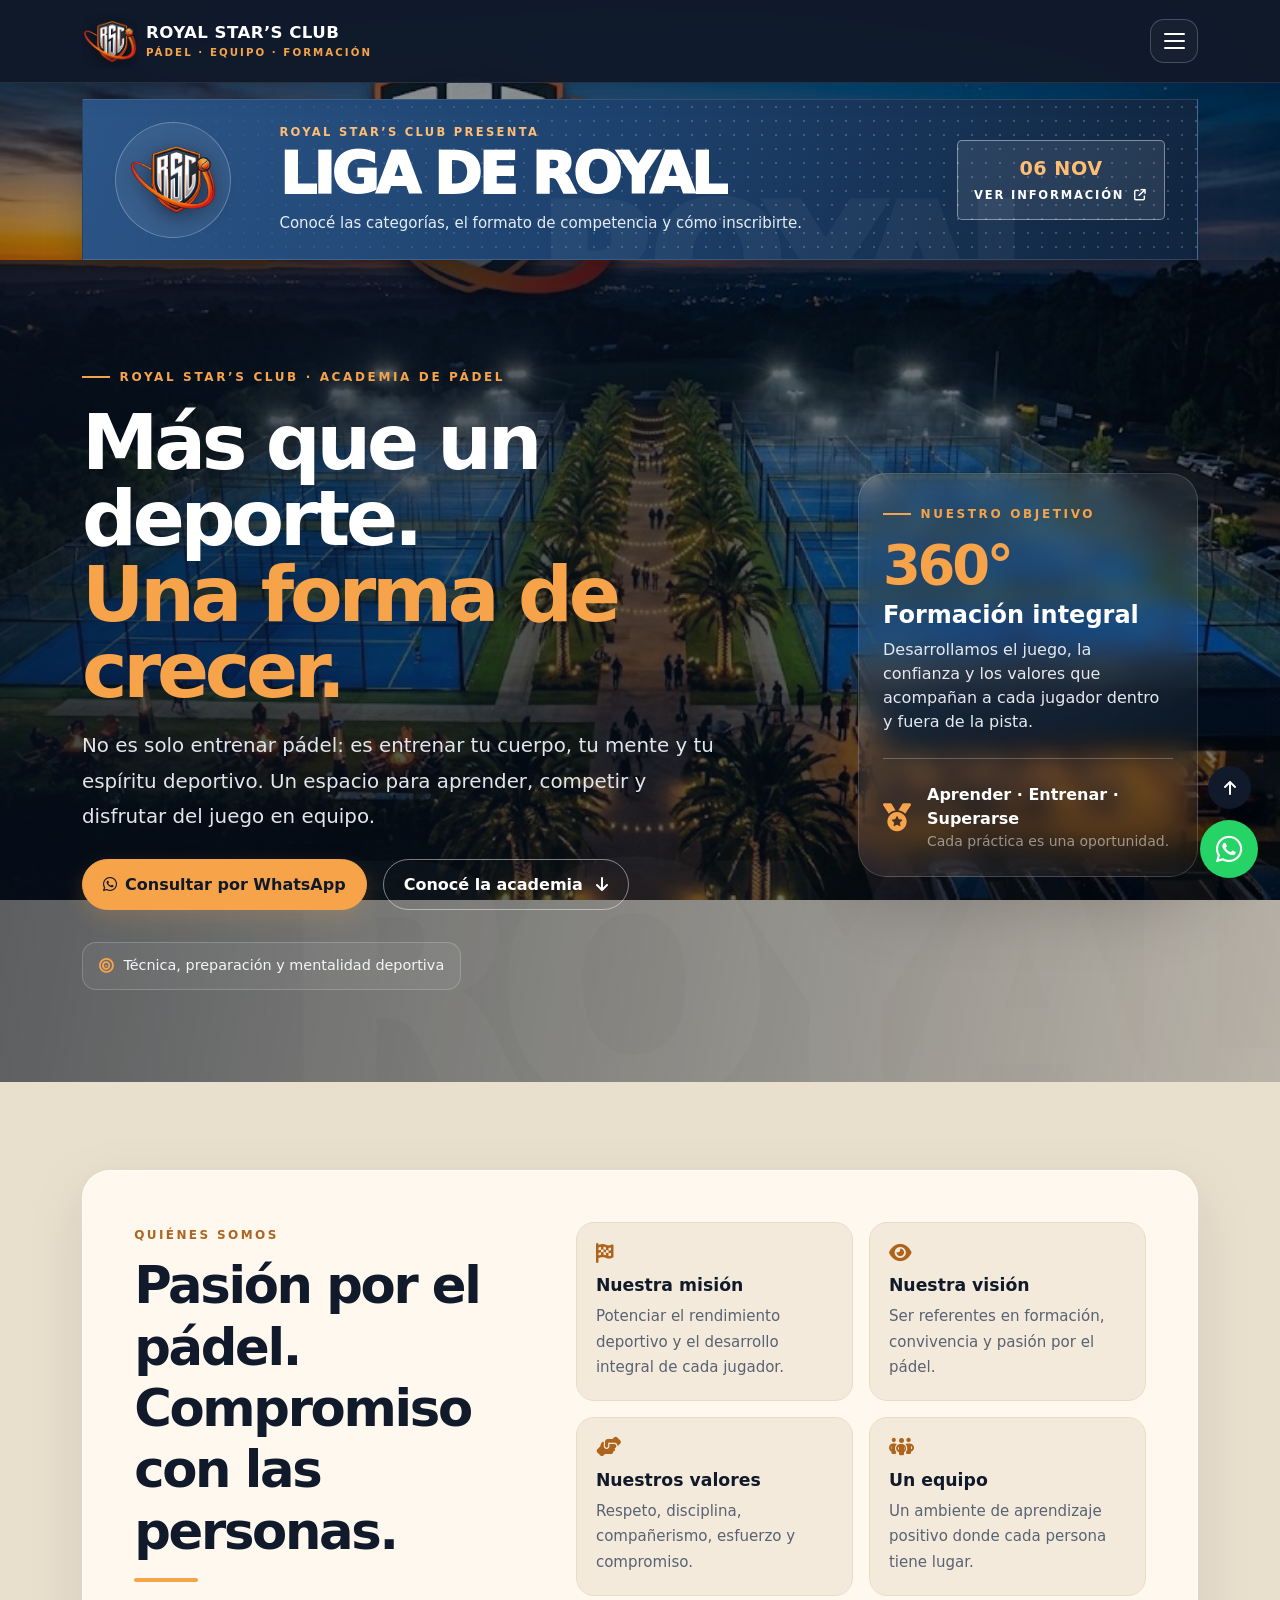
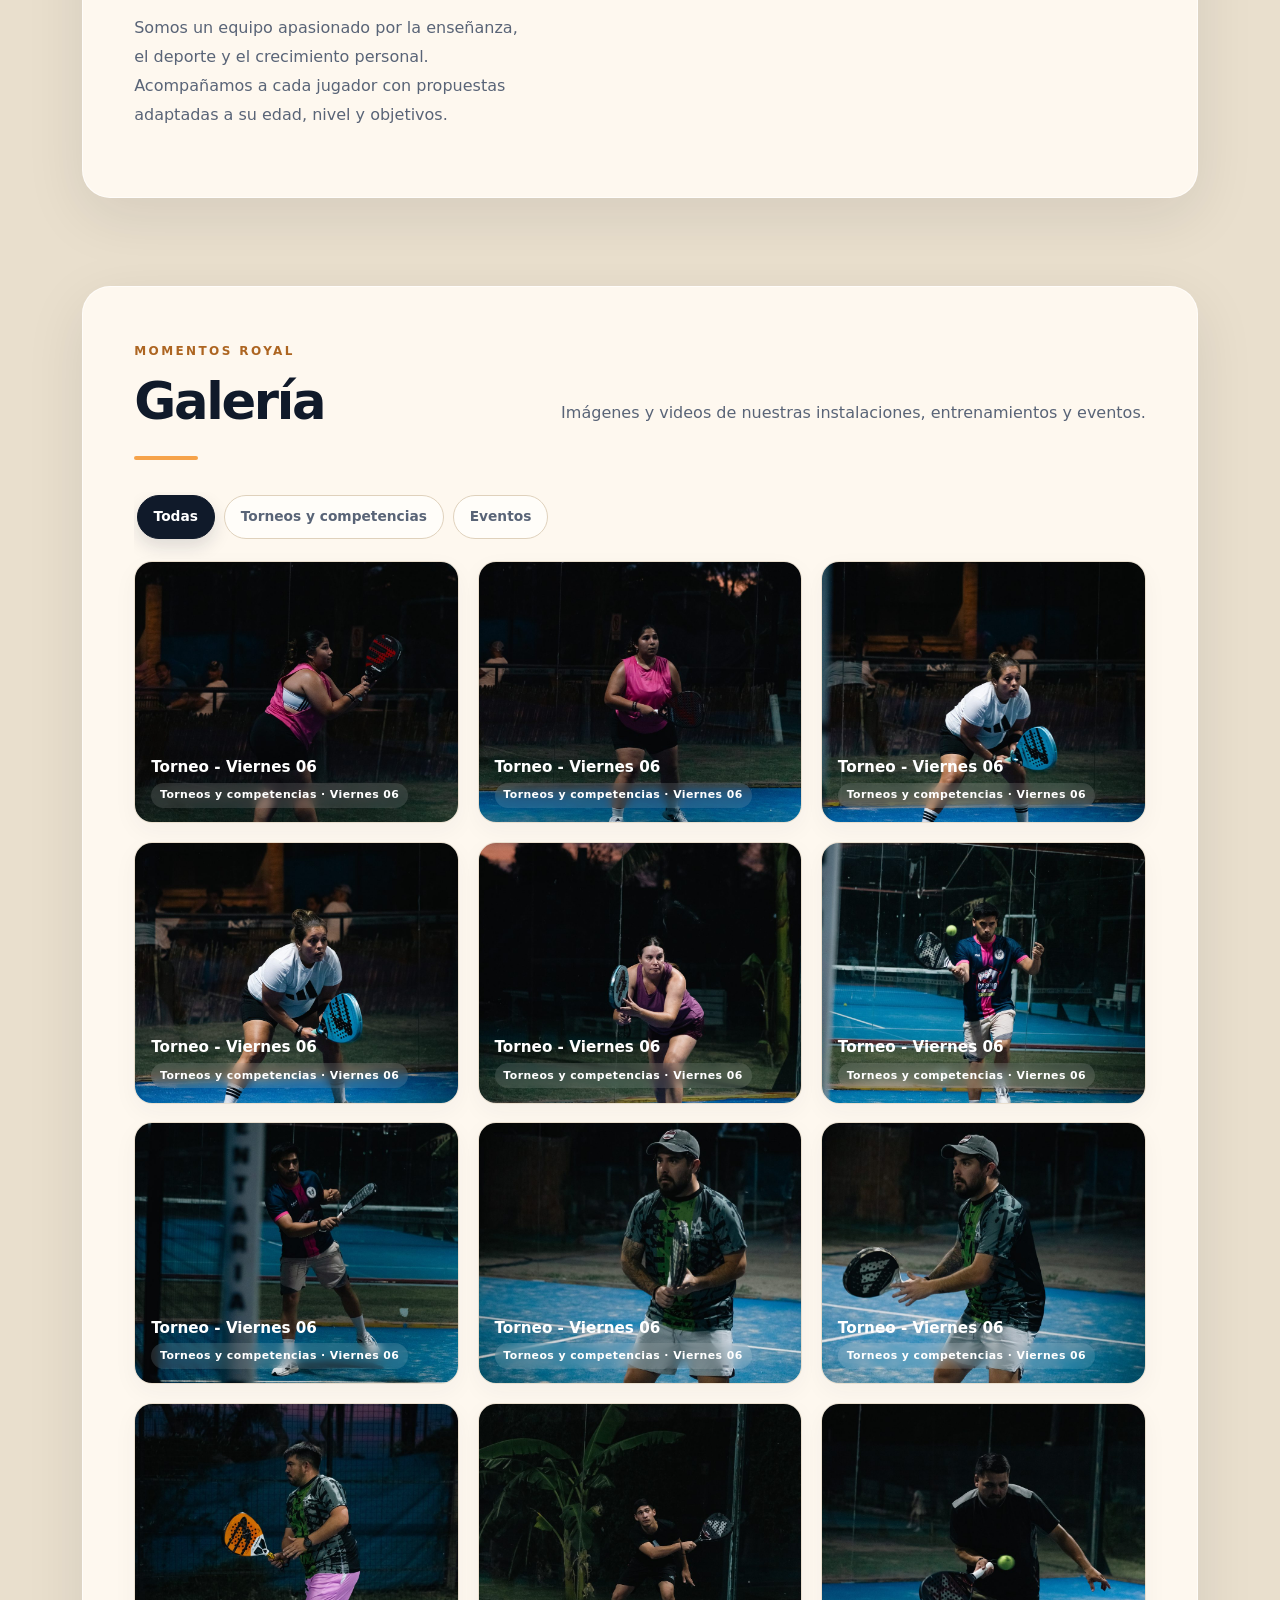
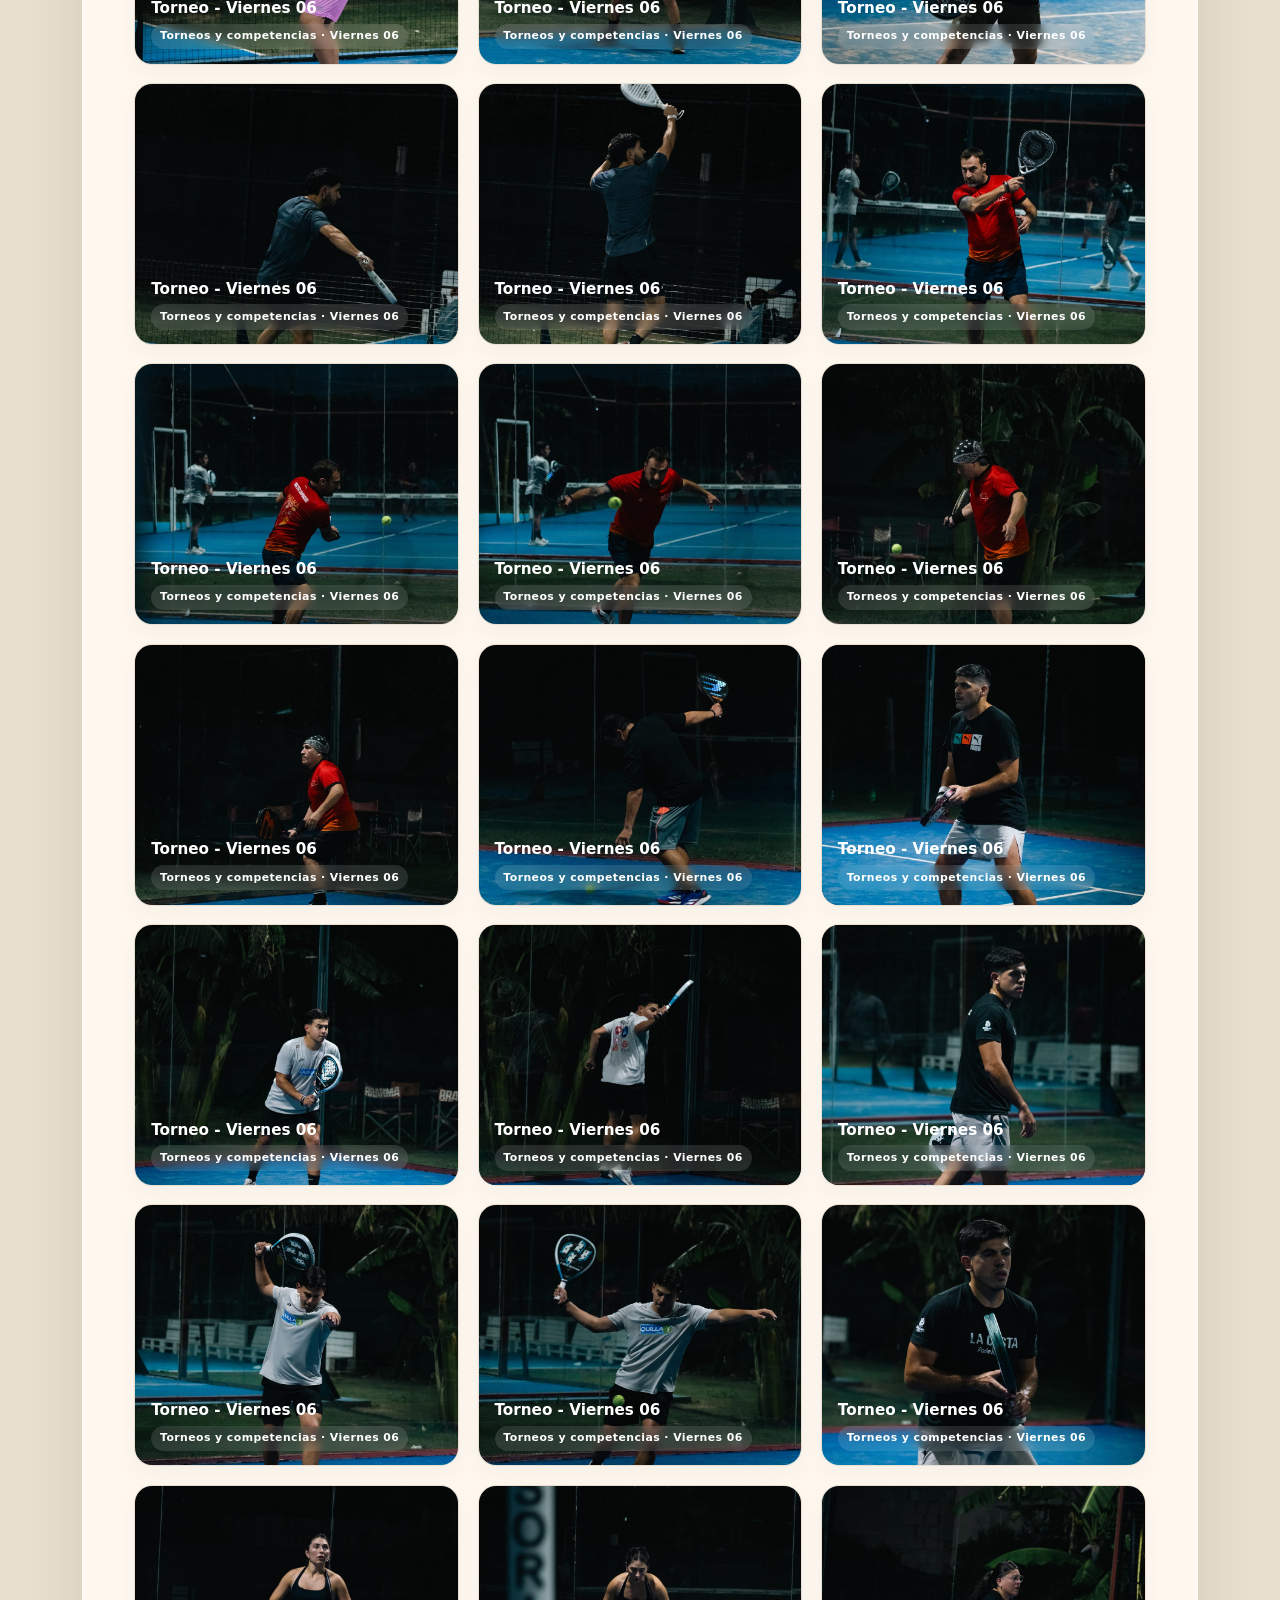
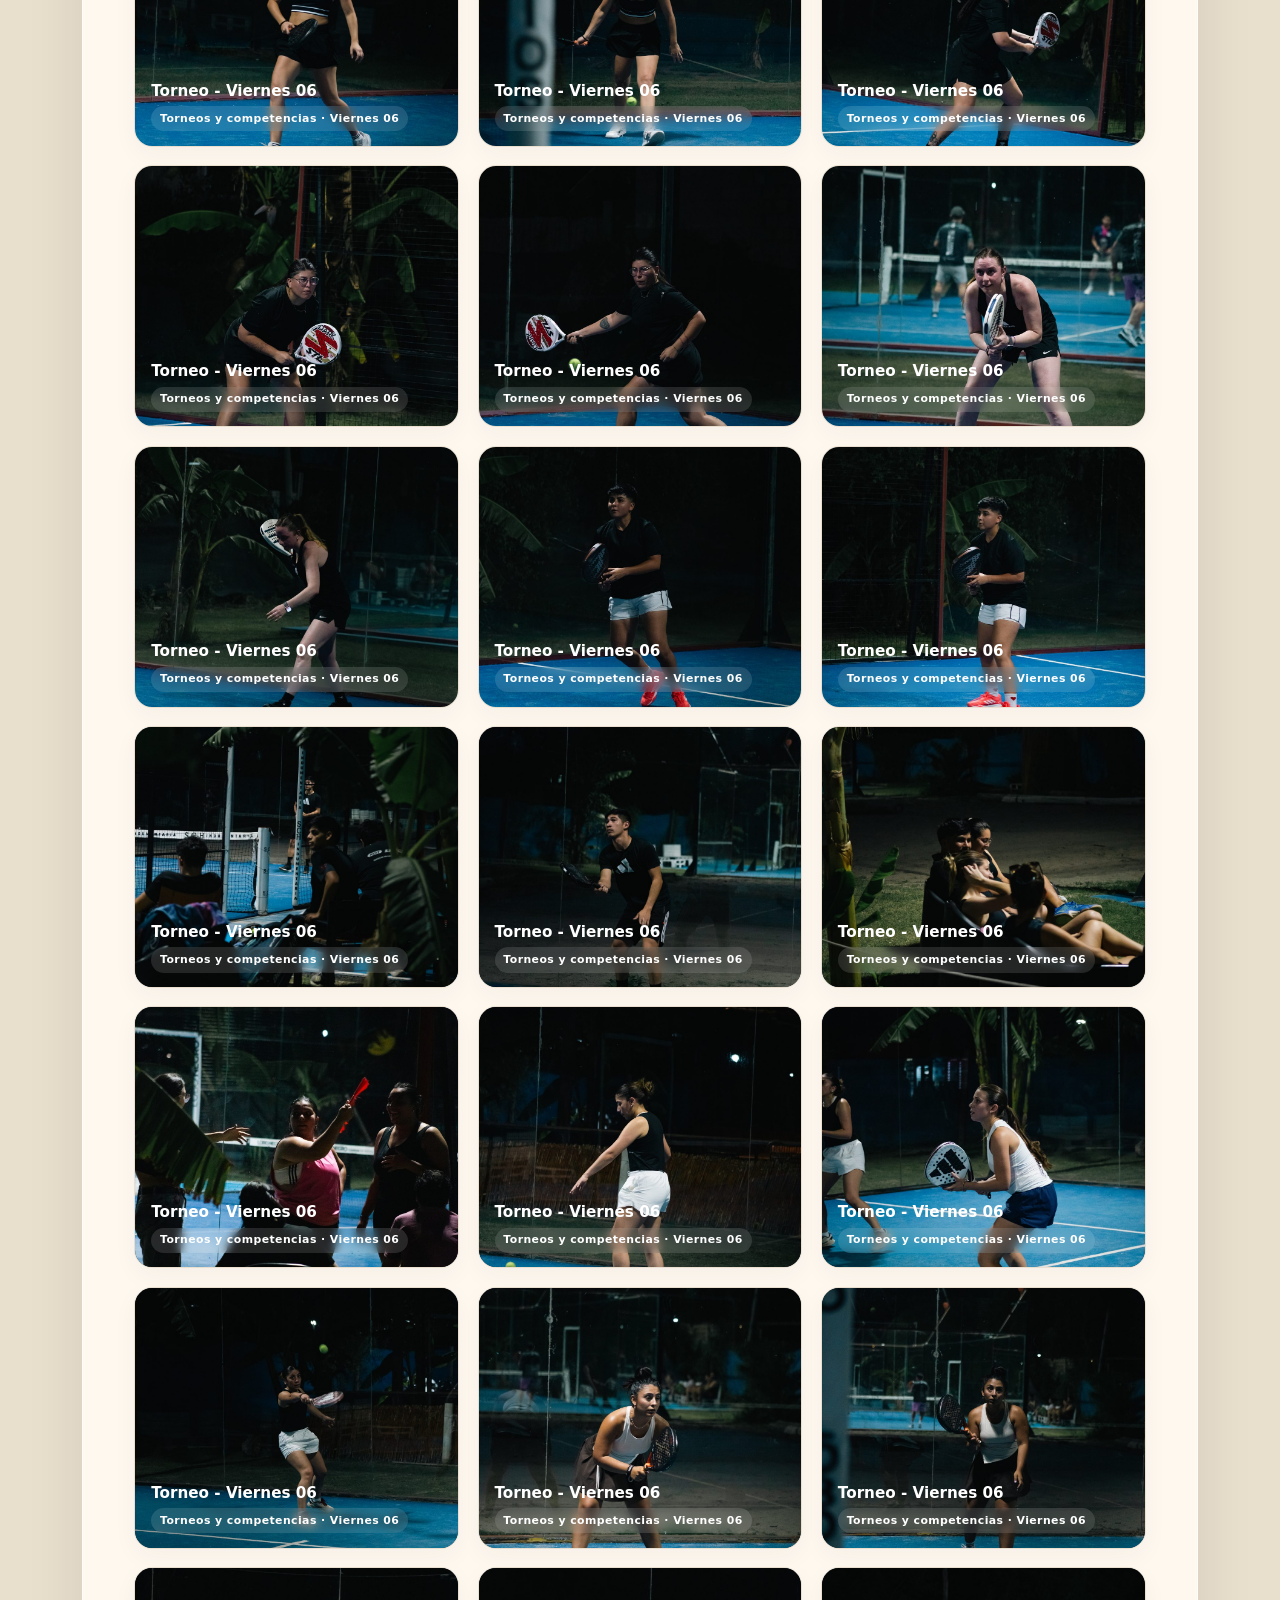
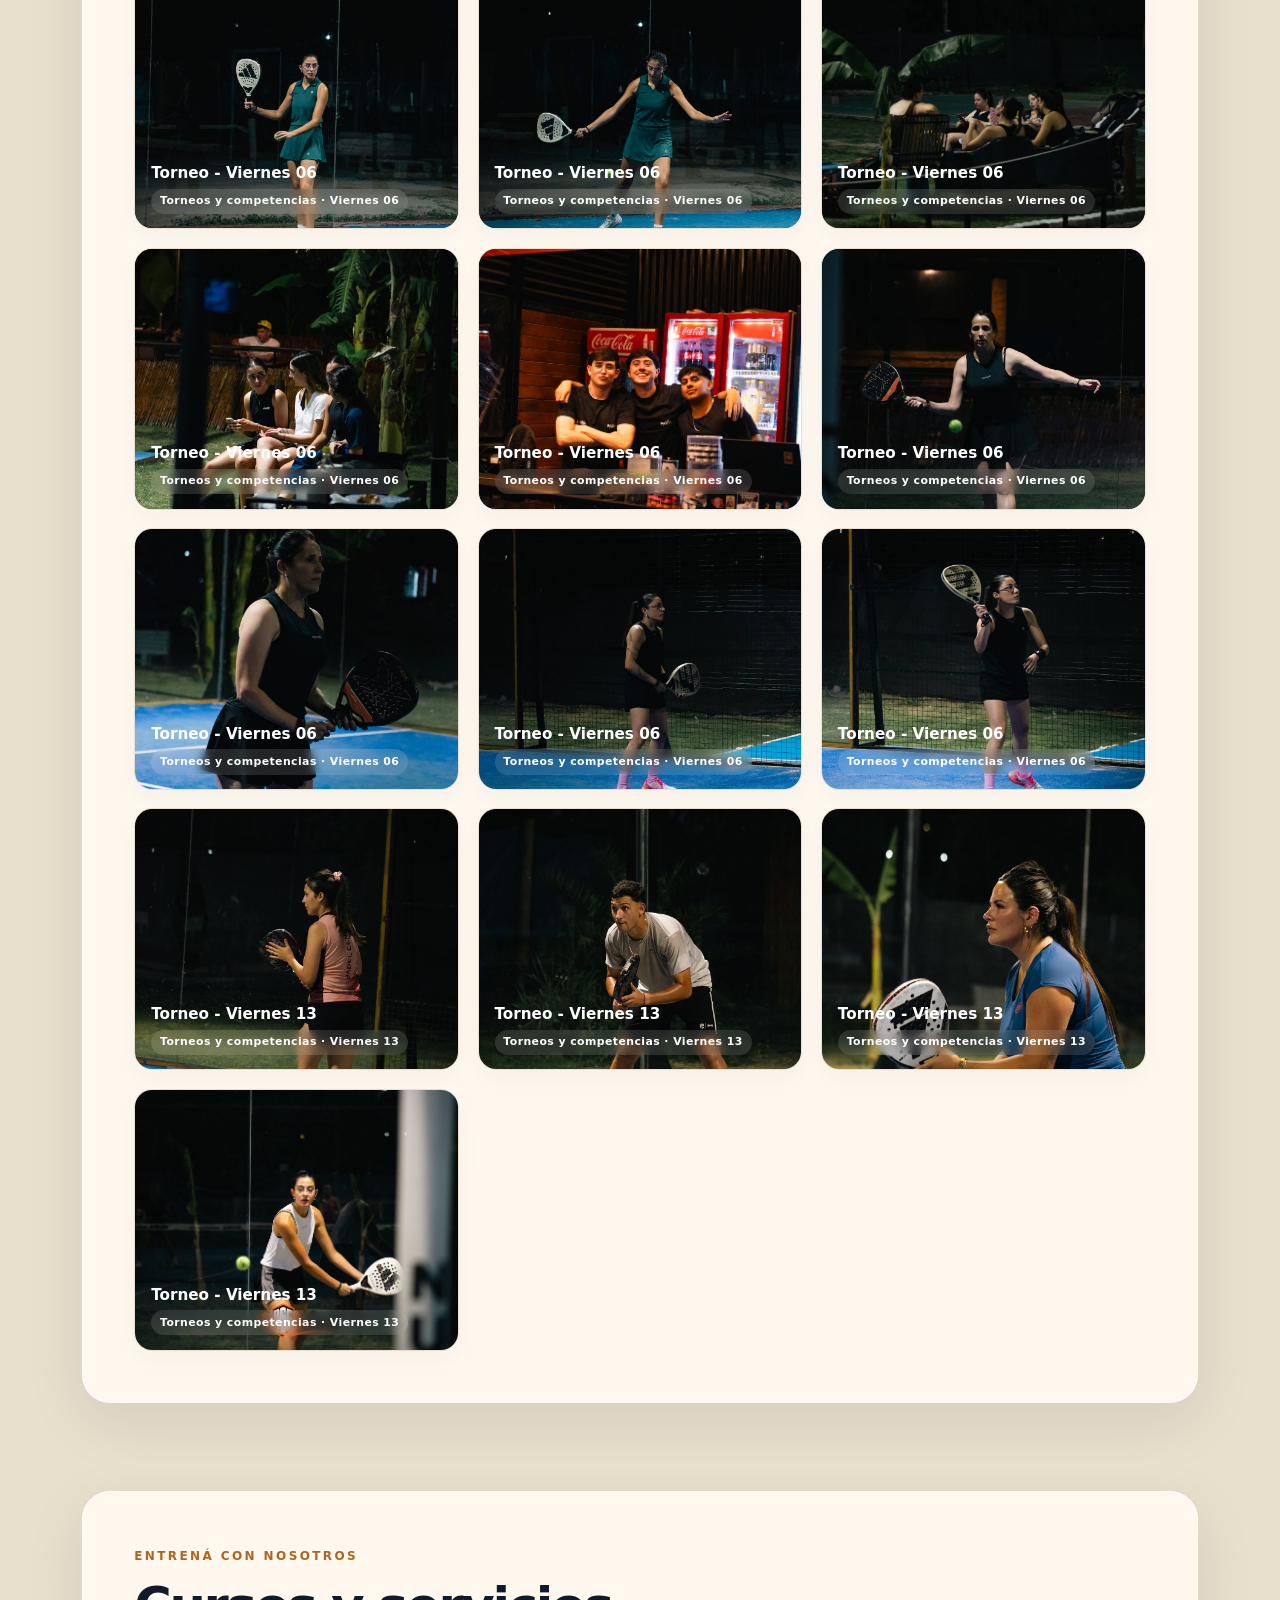
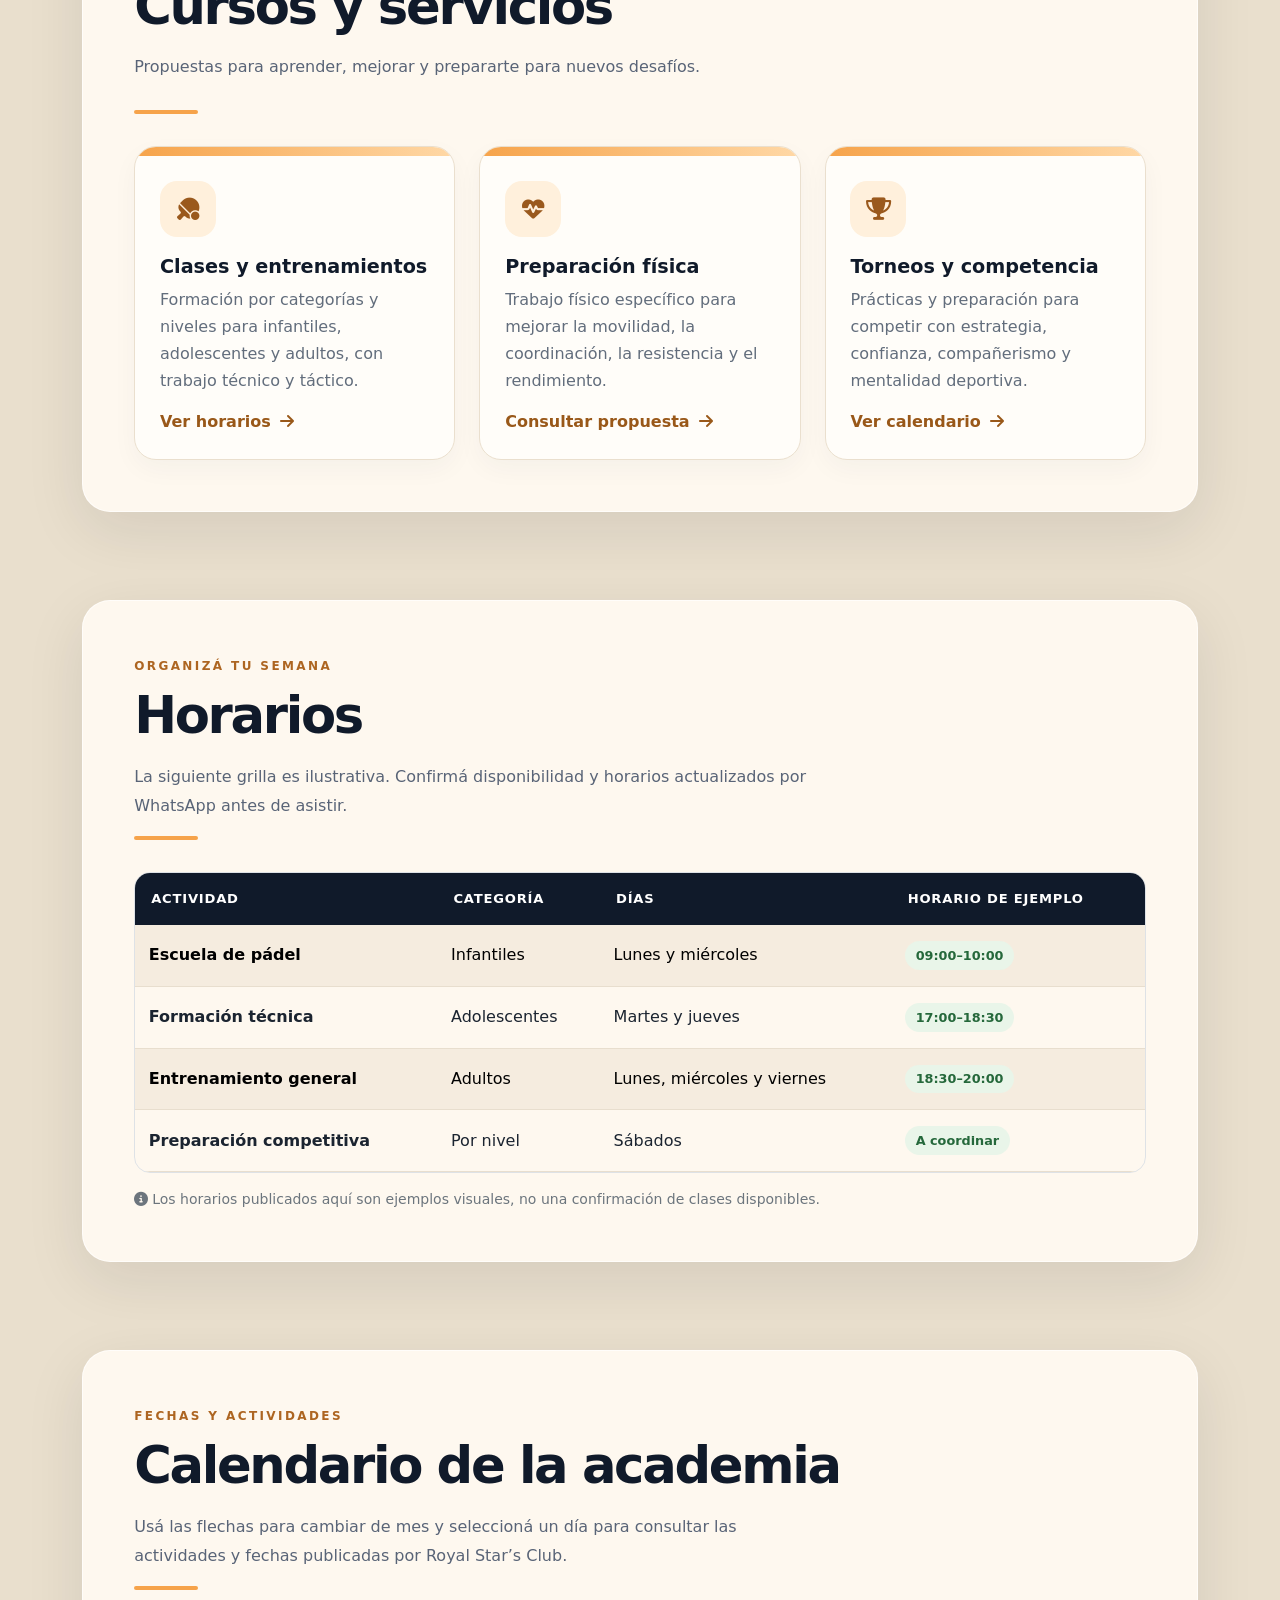
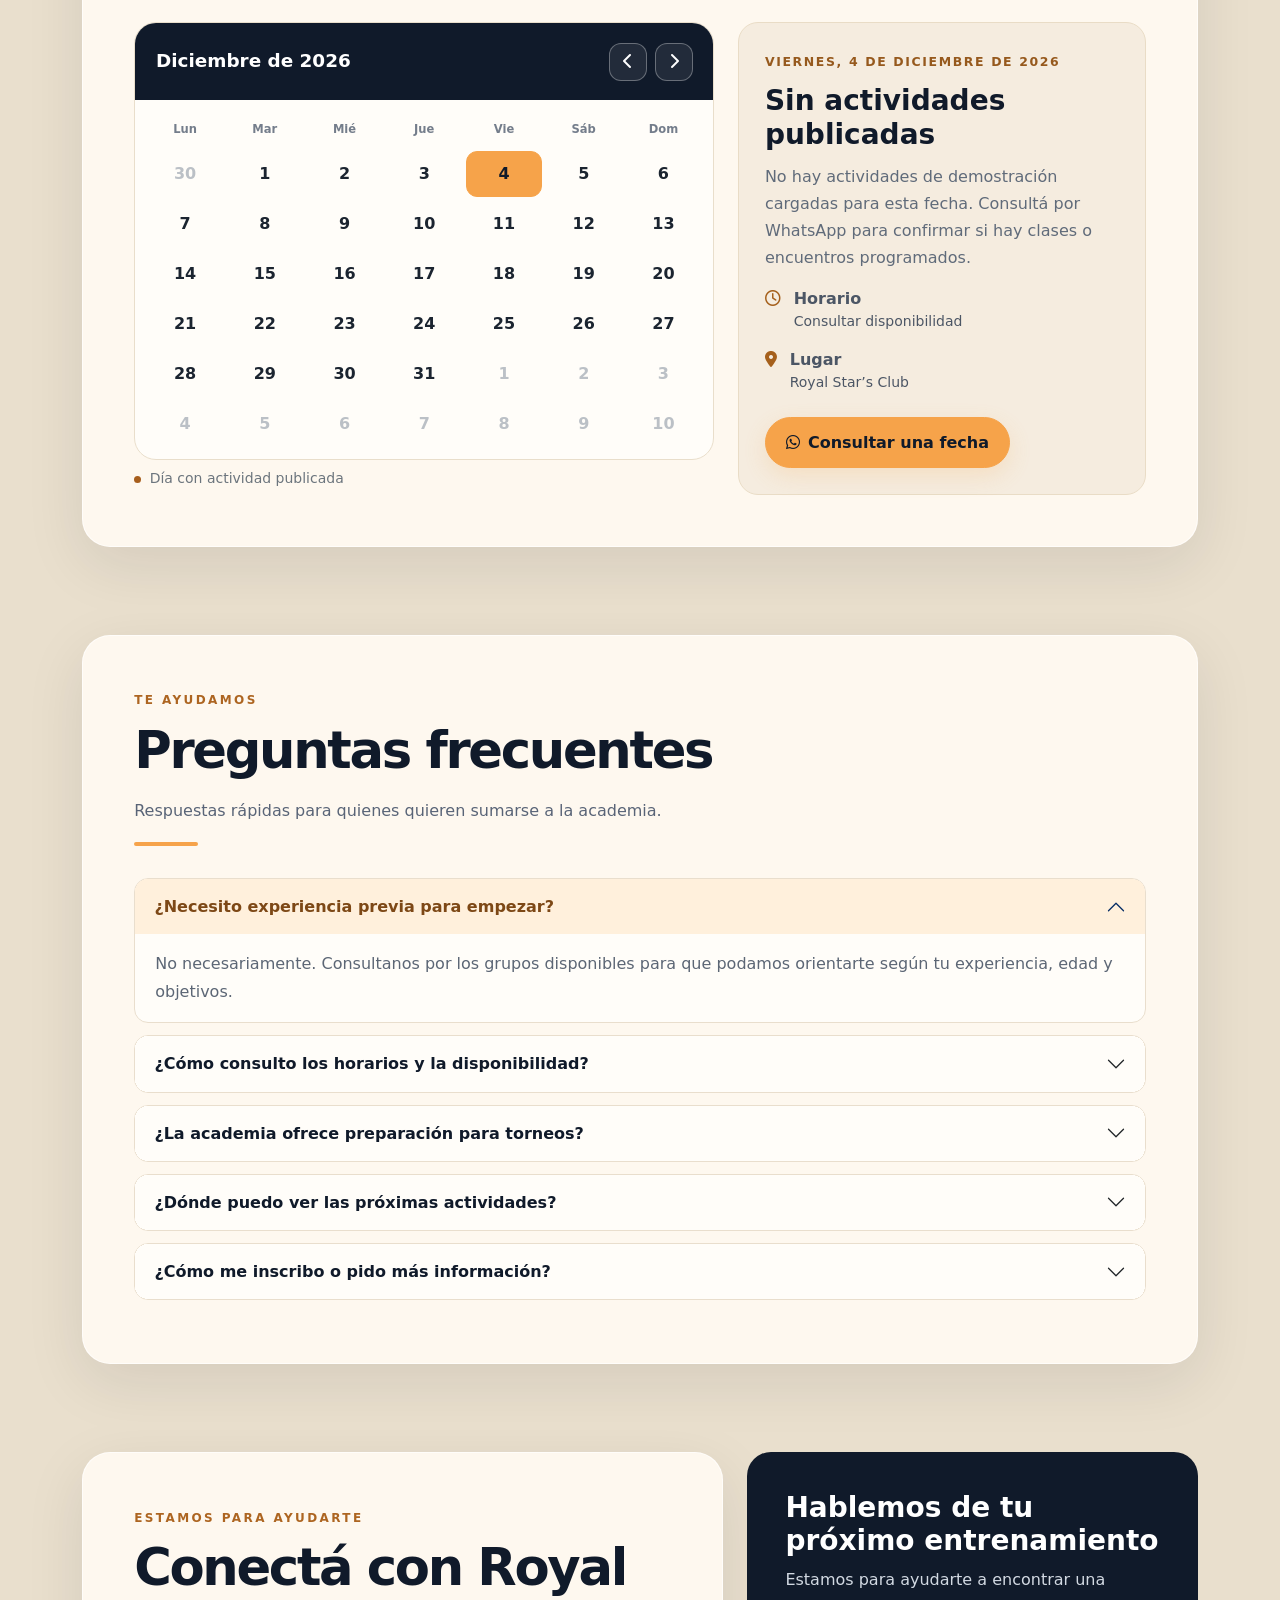
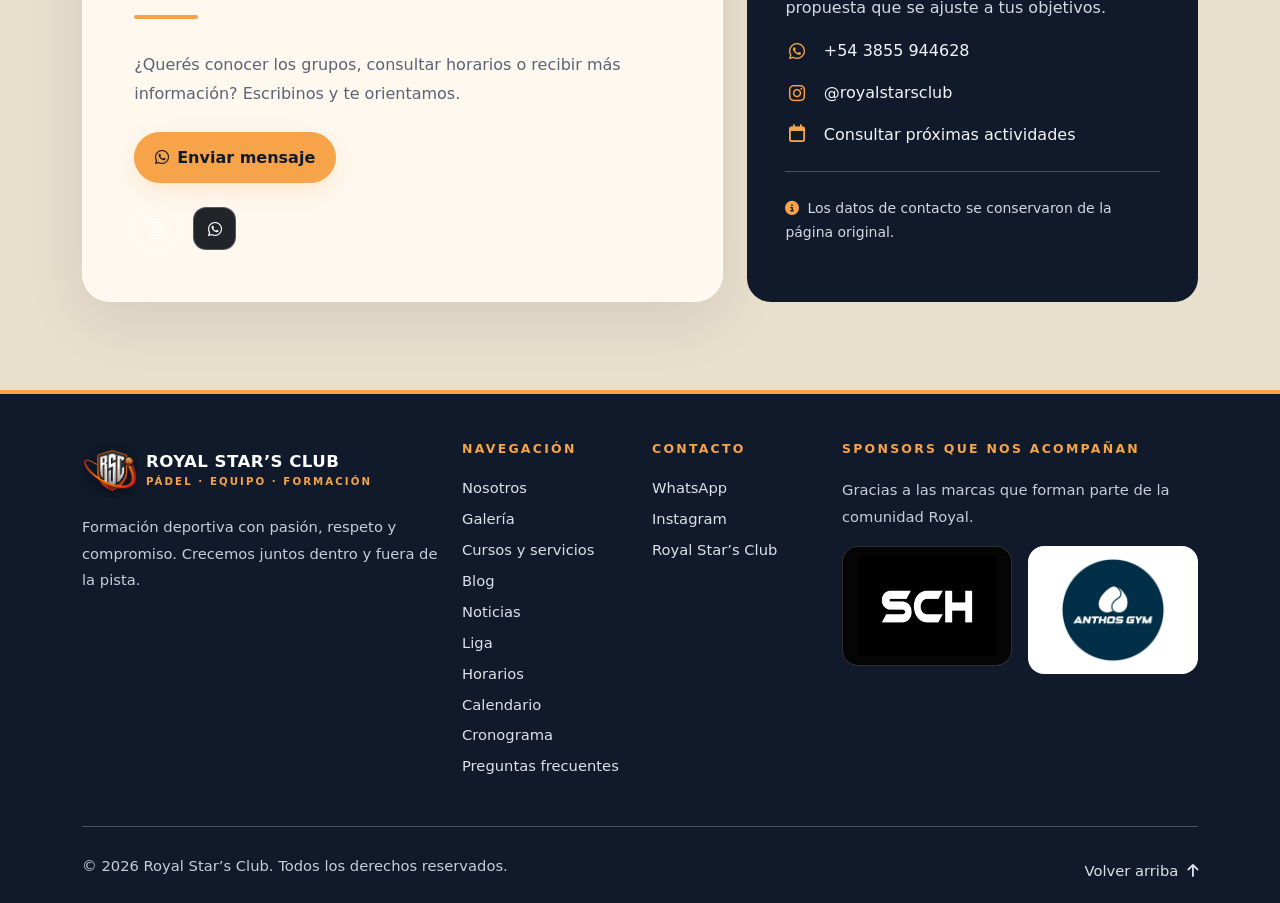
<file: index.html>
<!doctype html>
<html lang="es">
<head>
<meta charset="utf-8"/>
<meta content="width=device-width, initial-scale=1" name="viewport"/>
<meta content="#101a2a" name="theme-color"/>
<meta content="Royal Star&rsquo;s Club: p&aacute;del, formaci&oacute;n, equipo y competencia." name="description"/>
<title>Royal Star&rsquo;s Club | P&aacute;del, equipo y formaci&oacute;n</title>
<link href="assets/img/favicon-royal.png" rel="icon" type="image/png"/>
<link href="https://cdn.jsdelivr.net/npm/bootstrap@5.3.3/dist/css/bootstrap.min.css" rel="stylesheet"/>
<link href="https://cdnjs.cloudflare.com/ajax/libs/font-awesome/6.5.2/css/all.min.css" rel="stylesheet"/>
<link href="assets/css/main.css" rel="stylesheet"/>
<link href="assets/css/gallery.css" rel="stylesheet"/>
</head>
<body id="top">
<nav aria-label="Navegaci&oacute;n principal" class="navbar site-nav sticky-top">
<div class="container">
<a aria-label="Royal Star&rsquo;s Club, inicio" class="navbar-brand d-flex align-items-center gap-2 me-3" href="#inicio">
<span class="brand-mark"><img alt="Escudo Royal Star&rsquo;s Club" src="assets/img/logo-royal.png"/></span><span class="brand-name">ROYAL STAR&rsquo;S CLUB<small>P&Aacute;DEL &middot; EQUIPO &middot; FORMACI&Oacute;N</small></span>
</a>
<button aria-controls="royalNav" aria-expanded="false" aria-label="Abrir men&uacute;" class="navbar-toggler ms-auto" data-bs-target="#royalNav" data-bs-toggle="collapse" type="button"><span aria-hidden="true" class="hamburger-lines"><span></span><span></span><span></span></span></button>
<div class="collapse navbar-collapse" id="royalNav">
<ul class="navbar-nav align-items-stretch">
<li class="nav-item"><a class="nav-link" href="#inicio">Inicio</a></li>
<li class="nav-item"><a class="nav-link" href="#nosotros">Nosotros</a></li>
<li class="nav-item"><a class="nav-link" href="#galeria">Galería</a></li>
<li class="nav-item"><a class="nav-link" href="#cursos">Cursos</a></li>
<li class="nav-item"><a class="nav-link" href="blog.html" rel="noopener" target="_blank">Blog</a></li>
<li class="nav-item"><a class="nav-link" href="novedades.html#noticias" rel="noopener" target="_blank">Noticias</a></li>
<li class="nav-item"><a class="nav-link" href="liga.html" rel="noopener" target="_blank">Liga</a></li>
<li class="nav-item"><a class="nav-link" href="#horarios">Horarios</a></li>
<li class="nav-item"><a class="nav-link" href="#calendario">Calendario</a></li>
<li class="nav-item"><a class="nav-link" href="cronograma.html" rel="noopener" target="_blank">Cronograma</a></li>
<li class="nav-item"><a class="nav-link" href="#preguntas">Preguntas frecuentes</a></li>
<li class="nav-item ms-xl-1"><a class="btn btn-royal btn-sm px-3 mt-2 mt-xl-0" href="#contacto">Contacto <i class="fa-solid fa-arrow-right ms-1"></i></a></li>
</ul>
</div>
</div>
</nav>
<main>
<div class="league-promo-shell">
<div class="container">
<a aria-label="Abrir la p&aacute;gina especial Liga de Royal" class="league-promo" href="liga.html" rel="noopener" target="_blank">
<span class="league-promo-emblem"><img alt="" aria-hidden="true" src="assets/img/logo-royal.png"/></span>
<span class="league-promo-copy"><small>Royal Star&rsquo;s Club presenta</small><h2>Liga de Royal</h2><p>Conoc&eacute; las categor&iacute;as, el formato de competencia y c&oacute;mo inscribirte.</p></span>
<span class="league-promo-action"><strong>06 NOV</strong><span>Ver informaci&oacute;n <i class="fa-solid fa-arrow-up-right-from-square ms-1"></i></span></span>
</a>
</div>
</div>
<section class="hero" id="inicio">
<div class="container position-relative" style="z-index:1">
<div class="row align-items-center g-5">
<div class="col-lg-8">
<span class="eyebrow">Royal Star&rsquo;s Club &middot; Academia de p&aacute;del</span>
<h1>M&aacute;s que un deporte.<br/><span>Una forma de crecer.</span></h1>
<p class="hero-lead">No es solo entrenar p&aacute;del: es entrenar tu cuerpo, tu mente y tu esp&iacute;ritu deportivo. Un espacio para aprender, competir y disfrutar del juego en equipo.</p>
<div class="d-flex flex-wrap gap-3 mt-4"><a class="btn btn-royal" href="https://wa.me/543855944628?text=Hola,%20me%20gustar%C3%ADa%20recibir%20m%C3%A1s%20informaci%C3%B3n" rel="noopener" target="_blank"><i class="fa-brands fa-whatsapp me-2"></i>Consultar por WhatsApp</a><a class="btn btn-ghost" href="#cursos">Conoc&eacute; la academia <i class="fa-solid fa-arrow-down ms-2"></i></a></div>
<div class="hero-tag"><i class="fa-solid fa-bullseye"></i> T&eacute;cnica, preparaci&oacute;n y mentalidad deportiva</div>
</div>
<div class="col-lg-4 d-none d-lg-block"><div class="hero-side"><span class="eyebrow">Nuestro objetivo</span><div class="big-number mt-3">360&deg;</div><h2 class="h4 fw-bold mt-2">Formaci&oacute;n integral</h2><p class="mb-0">Desarrollamos el juego, la confianza y los valores que acompa&ntilde;an a cada jugador dentro y fuera de la pista.</p><hr class="border-light opacity-25 my-4"/><div class="d-flex gap-3 align-items-center"><i class="fa-solid fa-medal fs-3" style="color:var(--gold)"></i><div><strong>Aprender &middot; Entrenar &middot; Superarse</strong><div class="small text-white-50">Cada pr&aacute;ctica es una oportunidad.</div></div></div></div></div>
</div>
</div>
</section>
<section class="section-wrap" id="nosotros">
<div class="container"><div class="section-panel">
<div class="row g-5 align-items-start"><div class="col-lg-5"><span class="section-kicker">Qui&eacute;nes somos</span><h2 class="section-title">Pasi&oacute;n por el p&aacute;del.<br/>Compromiso con las personas.</h2><div class="title-rule"></div><p class="section-intro">Somos un equipo apasionado por la ense&ntilde;anza, el deporte y el crecimiento personal. Acompa&ntilde;amos a cada jugador con propuestas adaptadas a su edad, nivel y objetivos.</p></div>
<div class="col-lg-7"><div class="row g-3">
<div class="col-sm-6"><div class="value-tile"><i class="fa-solid fa-flag-checkered"></i><h3>Nuestra misi&oacute;n</h3><p>Potenciar el rendimiento deportivo y el desarrollo integral de cada jugador.</p></div></div>
<div class="col-sm-6"><div class="value-tile"><i class="fa-solid fa-eye"></i><h3>Nuestra visi&oacute;n</h3><p>Ser referentes en formaci&oacute;n, convivencia y pasi&oacute;n por el p&aacute;del.</p></div></div>
<div class="col-sm-6"><div class="value-tile"><i class="fa-solid fa-handshake-angle"></i><h3>Nuestros valores</h3><p>Respeto, disciplina, compa&ntilde;erismo, esfuerzo y compromiso.</p></div></div>
<div class="col-sm-6"><div class="value-tile"><i class="fa-solid fa-people-group"></i><h3>Un equipo</h3><p>Un ambiente de aprendizaje positivo donde cada persona tiene lugar.</p></div></div>
</div></div>
</div>
</div></div>
</section>
<section class="section-wrap pt-0" id="galeria">
<div class="container"><div class="section-panel gallery-section">
<div class="d-flex flex-wrap align-items-end justify-content-between gap-3 mb-4">
<div><span class="section-kicker">Momentos Royal</span><h2 class="section-title mb-0">Galería</h2></div>
<p class="section-intro mb-1">Imágenes y videos de nuestras instalaciones, entrenamientos y eventos.</p>
</div>
<div class="title-rule"></div>
<div class="gallery-toolbar" id="galleryFilters" role="toolbar" aria-label="Filtrar galería">
<button class="gallery-filter active" type="button" data-category="Todas" aria-pressed="true">Todas</button>
<button class="gallery-filter" type="button" data-category="Torneos y competencias" aria-pressed="false">Torneos y competencias</button>
<button class="gallery-filter" type="button" data-category="Eventos" aria-pressed="false">Eventos</button>
</div>
<div class="gallery-date-toolbar" id="galleryDateFilters" role="toolbar" aria-label="Filtrar torneos por fecha" hidden>
<button class="gallery-date-filter active" type="button" data-date="Todas" aria-pressed="true">Todas las fechas</button>
<button class="gallery-date-filter" type="button" data-date="Viernes 06" aria-pressed="false">Viernes 06</button>
<button class="gallery-date-filter" type="button" data-date="Viernes 13" aria-pressed="false">Viernes 13</button>
</div>
<div class="gallery-grid" id="galleryGrid" aria-live="polite"></div>
</div></div>
</section>
<section class="section-wrap pt-0" id="cursos">
<div class="container"><div class="section-panel">
<div class="d-flex flex-wrap align-items-end justify-content-between gap-3 mb-4"><div><span class="section-kicker">Entren&aacute; con nosotros</span><h2 class="section-title mb-0">Cursos y servicios</h2></div><p class="section-intro mb-1">Propuestas para aprender, mejorar y prepararte para nuevos desaf&iacute;os.</p></div><div class="title-rule"></div>
<div class="row g-4">
<div class="col-md-6 col-xl-4"><article class="service-card"><div class="card-top"></div><div class="service-body"><div class="service-icon"><i class="fa-solid fa-table-tennis-paddle-ball"></i></div><h3>Clases y entrenamientos</h3><p>Formaci&oacute;n por categor&iacute;as y niveles para infantiles, adolescentes y adultos, con trabajo t&eacute;cnico y t&aacute;ctico.</p><a class="text-link" href="#horarios">Ver horarios <i class="fa-solid fa-arrow-right ms-1"></i></a></div></article></div>
<div class="col-md-6 col-xl-4"><article class="service-card"><div class="card-top"></div><div class="service-body"><div class="service-icon"><i class="fa-solid fa-heart-pulse"></i></div><h3>Preparaci&oacute;n f&iacute;sica</h3><p>Trabajo f&iacute;sico espec&iacute;fico para mejorar la movilidad, la coordinaci&oacute;n, la resistencia y el rendimiento.</p><a class="text-link" href="#contacto">Consultar propuesta <i class="fa-solid fa-arrow-right ms-1"></i></a></div></article></div>
<div class="col-md-6 col-xl-4"><article class="service-card"><div class="card-top"></div><div class="service-body"><div class="service-icon"><i class="fa-solid fa-trophy"></i></div><h3>Torneos y competencia</h3><p>Pr&aacute;cticas y preparaci&oacute;n para competir con estrategia, confianza, compa&ntilde;erismo y mentalidad deportiva.</p><a class="text-link" href="#calendario">Ver calendario <i class="fa-solid fa-arrow-right ms-1"></i></a></div></article></div>
</div>
</div></div>
</section>
<section class="section-wrap pt-0" id="horarios">
<div class="container"><div class="section-panel">
<span class="section-kicker">Organiz&aacute; tu semana</span><h2 class="section-title">Horarios</h2><p class="section-intro">La siguiente grilla es ilustrativa. Confirm&aacute; disponibilidad y horarios actualizados por WhatsApp antes de asistir.</p><div class="title-rule"></div>
<div class="table-responsive rounded-4 border"><table class="table table-striped table-hover table-royal"><thead><tr><th scope="col">Actividad</th><th scope="col">Categor&iacute;a</th><th scope="col">D&iacute;as</th><th scope="col">Horario de ejemplo</th></tr></thead><tbody>
<tr><td class="fw-bold">Escuela de p&aacute;del</td><td>Infantiles</td><td>Lunes y mi&eacute;rcoles</td><td><span class="time-pill">09:00&ndash;10:00</span></td></tr>
<tr><td class="fw-bold">Formaci&oacute;n t&eacute;cnica</td><td>Adolescentes</td><td>Martes y jueves</td><td><span class="time-pill">17:00&ndash;18:30</span></td></tr>
<tr><td class="fw-bold">Entrenamiento general</td><td>Adultos</td><td>Lunes, mi&eacute;rcoles y viernes</td><td><span class="time-pill">18:30&ndash;20:00</span></td></tr>
<tr><td class="fw-bold">Preparaci&oacute;n competitiva</td><td>Por nivel</td><td>S&aacute;bados</td><td><span class="time-pill">A coordinar</span></td></tr>
</tbody></table></div>
<p class="small text-secondary mt-3 mb-0"><i class="fa-solid fa-circle-info me-1"></i>Los horarios publicados aqu&iacute; son ejemplos visuales, no una confirmaci&oacute;n de clases disponibles.</p>
</div></div>
</section>
<section class="section-wrap pt-0" id="calendario">
<div class="container"><div class="section-panel">
<span class="section-kicker">Fechas y actividades</span><h2 class="section-title">Calendario de la academia</h2><p class="section-intro">Us&aacute; las flechas para cambiar de mes y seleccion&aacute; un d&iacute;a para consultar las actividades y fechas publicadas por Royal Star&rsquo;s Club.</p><div class="title-rule"></div>
<div class="row g-4 align-items-stretch"><div class="col-lg-7"><div class="calendar-shell"><div class="calendar-head"><h3 aria-live="polite" id="calendarMonth">Mes</h3><div class="calendar-nav"><button aria-label="Mes anterior" id="prevMonth" type="button"><i class="fa-solid fa-chevron-left"></i></button><button aria-label="Mes siguiente" id="nextMonth" type="button"><i class="fa-solid fa-chevron-right"></i></button></div></div><div aria-label="Calendario mensual" class="calendar-grid" id="calendarGrid"></div></div><div class="small text-secondary mt-2"><span class="d-inline-block rounded-circle me-1" style="width:7px;height:7px;background:#a75e1c"></span> D&iacute;a con actividad publicada</div></div>
<div class="col-lg-5"><div class="event-panel"><span class="event-date" id="selectedDateLabel">Fecha seleccionada</span><h3 id="eventTitle">Eleg&iacute; una fecha</h3><p id="eventDescription">Seleccion&aacute; cualquier d&iacute;a del calendario para ver aqu&iacute; su informaci&oacute;n.</p><div class="event-detail"><i class="fa-regular fa-clock"></i><div><strong>Horario</strong><div class="small" id="eventTime">A confirmar</div></div></div><div class="event-detail"><i class="fa-solid fa-location-dot"></i><div><strong>Lugar</strong><div class="small" id="eventPlace">Royal Star&rsquo;s Club</div></div></div><a class="btn btn-royal mt-4" href="https://wa.me/543855944628?text=Hola,%20quiero%20consultar%20por%20el%20calendario%20de%20Royal%20Club" rel="noopener" target="_blank"><i class="fa-brands fa-whatsapp me-2"></i>Consultar una fecha</a></div></div>
</div>
</div></div>
</section>
<section class="section-wrap pt-0" id="preguntas">
<div class="container"><div class="section-panel">
<span class="section-kicker">Te ayudamos</span><h2 class="section-title">Preguntas frecuentes</h2><p class="section-intro">Respuestas r&aacute;pidas para quienes quieren sumarse a la academia.</p><div class="title-rule"></div>
<div class="accordion" id="faqAccordion">
<div class="accordion-item"><h3 class="accordion-header"><button aria-controls="faq1" aria-expanded="true" class="accordion-button" data-bs-target="#faq1" data-bs-toggle="collapse" type="button">&iquest;Necesito experiencia previa para empezar?</button></h3><div class="accordion-collapse collapse show" data-bs-parent="#faqAccordion" id="faq1"><div class="accordion-body">No necesariamente. Consultanos por los grupos disponibles para que podamos orientarte seg&uacute;n tu experiencia, edad y objetivos.</div></div></div>
<div class="accordion-item"><h3 class="accordion-header"><button aria-controls="faq2" aria-expanded="false" class="accordion-button collapsed" data-bs-target="#faq2" data-bs-toggle="collapse" type="button">&iquest;C&oacute;mo consulto los horarios y la disponibilidad?</button></h3><div class="accordion-collapse collapse" data-bs-parent="#faqAccordion" id="faq2"><div class="accordion-body">Pod&eacute;s revisar la secci&oacute;n Horarios y escribirnos por WhatsApp para confirmar los turnos vigentes y la disponibilidad de cada grupo.</div></div></div>
<div class="accordion-item"><h3 class="accordion-header"><button aria-controls="faq3" aria-expanded="false" class="accordion-button collapsed" data-bs-target="#faq3" data-bs-toggle="collapse" type="button">&iquest;La academia ofrece preparaci&oacute;n para torneos?</button></h3><div class="accordion-collapse collapse" data-bs-parent="#faqAccordion" id="faq3"><div class="accordion-body">La propuesta contempla entrenamiento t&eacute;cnico, t&aacute;ctico y preparaci&oacute;n competitiva. Consult&aacute; qu&eacute; actividades est&aacute;n programadas en este momento.</div></div></div>
<div class="accordion-item"><h3 class="accordion-header"><button aria-controls="faq4" aria-expanded="false" class="accordion-button collapsed" data-bs-target="#faq4" data-bs-toggle="collapse" type="button">&iquest;D&oacute;nde puedo ver las pr&oacute;ximas actividades?</button></h3><div class="accordion-collapse collapse" data-bs-parent="#faqAccordion" id="faq4"><div class="accordion-body">En el Calendario pod&eacute;s navegar por los meses y seleccionar una fecha. Tambi&eacute;n pod&eacute;s consultar la p&aacute;gina Cronograma desde el men&uacute; principal.</div></div></div>
<div class="accordion-item"><h3 class="accordion-header"><button aria-controls="faq5" aria-expanded="false" class="accordion-button collapsed" data-bs-target="#faq5" data-bs-toggle="collapse" type="button">&iquest;C&oacute;mo me inscribo o pido m&aacute;s informaci&oacute;n?</button></h3><div class="accordion-collapse collapse" data-bs-parent="#faqAccordion" id="faq5"><div class="accordion-body">Escribinos por WhatsApp o contactanos desde los enlaces de esta p&aacute;gina para que podamos orientarte sobre los pasos a seguir.</div></div></div>
</div>
</div></div>
</section>
<section class="section-wrap pt-0" id="contacto">
<div class="container"><div class="row g-4"><div class="col-lg-7"><div class="section-panel h-100"><span class="section-kicker">Estamos para ayudarte</span><h2 class="section-title">Conect&aacute; con Royal</h2><div class="title-rule"></div><p class="section-intro mb-4">&iquest;Quer&eacute;s conocer los grupos, consultar horarios o recibir m&aacute;s informaci&oacute;n? Escribinos y te orientamos.</p><a class="btn btn-royal" href="https://wa.me/543855944628?text=Hola,%20me%20gustar%C3%ADa%20recibir%20m%C3%A1s%20informaci%C3%B3n" rel="noopener" target="_blank"><i class="fa-brands fa-whatsapp me-2"></i>Enviar mensaje</a><div class="mt-4 d-flex gap-2"><a aria-label="Instagram Royal Stars Club" class="social-icon" href="https://instagram.com/royalstarsclub" rel="noopener" target="_blank"><i class="fa-brands fa-instagram"></i></a><a aria-label="WhatsApp" class="social-icon bg-dark text-white" href="https://wa.me/543855944628" rel="noopener" target="_blank"><i class="fa-brands fa-whatsapp"></i></a></div></div></div><div class="col-lg-5"><div class="contact-card"><h3>Hablemos de tu pr&oacute;ximo entrenamiento</h3><p>Estamos para ayudarte a encontrar una propuesta que se ajuste a tus objetivos.</p><div class="contact-item"><i class="fa-brands fa-whatsapp"></i><a href="https://wa.me/543855944628" rel="noopener" target="_blank">+54 3855 944628</a></div><div class="contact-item"><i class="fa-brands fa-instagram"></i><a href="https://instagram.com/royalstarsclub" rel="noopener" target="_blank">@royalstarsclub</a></div><div class="contact-item"><i class="fa-regular fa-calendar"></i><a href="#calendario">Consultar pr&oacute;ximas actividades</a></div><hr class="border-light opacity-25 my-4"/><p class="small mb-0"><i class="fa-solid fa-circle-info me-2" style="color:var(--gold)"></i>Los datos de contacto se conservaron de la p&aacute;gina original.</p></div></div></div></div>
</section>
</main>
<footer class="site-footer">
<div class="container">
<div class="row g-4 pb-4">
<div class="col-md-6 col-lg-4"><a class="navbar-brand d-flex align-items-center gap-2 mb-3" href="#inicio"><span class="brand-mark"><img alt="Escudo Royal Star&rsquo;s Club" src="assets/img/logo-royal.png"/></span><span class="brand-name">ROYAL STAR&rsquo;S CLUB<small>P&Aacute;DEL &middot; EQUIPO &middot; FORMACI&Oacute;N</small></span></a><p class="footer-copy">Formaci&oacute;n deportiva con pasi&oacute;n, respeto y compromiso. Crecemos juntos dentro y fuera de la pista.</p></div>
<div class="col-6 col-lg-2"><h2 class="footer-title">Navegaci&oacute;n</h2><a class="footer-link" href="#nosotros">Nosotros</a><a class="footer-link" href="#galeria">Galer&iacute;a</a><a class="footer-link" href="#cursos">Cursos y servicios</a><a class="footer-link" href="blog.html" rel="noopener" target="_blank">Blog</a><a class="footer-link" href="novedades.html#noticias" rel="noopener" target="_blank">Noticias</a><a class="footer-link" href="liga.html" rel="noopener" target="_blank">Liga</a><a class="footer-link" href="#horarios">Horarios</a><a class="footer-link" href="#calendario">Calendario</a><a class="footer-link" href="cronograma.html" rel="noopener" target="_blank">Cronograma</a><a class="footer-link" href="#preguntas">Preguntas frecuentes</a></div>
<div class="col-6 col-lg-2"><h2 class="footer-title">Contacto</h2><a class="footer-link" href="https://wa.me/543855944628" rel="noopener" target="_blank">WhatsApp</a><a class="footer-link" href="https://instagram.com/royalstarsclub" rel="noopener" target="_blank">Instagram</a><span class="footer-link">Royal Star&rsquo;s Club</span></div>
<div class="col-lg-4"><h2 class="footer-title">Sponsors que nos acompa&ntilde;an</h2><p class="footer-copy small">Gracias a las marcas que forman parte de la comunidad Royal.</p><div class="row g-3 align-items-stretch"><div class="col-6"><div class="sponsor-box sponsor-box-sch"><img alt="SCH, sponsor de Royal Star&rsquo;s Club" loading="lazy" src="assets/img/sponsor-sch.png"/></div></div><div class="col-6"><div class="sponsor-box sponsor-box-anthos"><img alt="Anthos Gym, sponsor de Royal Star&rsquo;s Club" loading="lazy" src="assets/img/sponsor-anthos-gym.png"/></div></div></div></div>
</div>
<hr class="border-light opacity-25"/><div class="d-flex flex-column flex-md-row align-items-center justify-content-between gap-2 pt-2"><p class="footer-copy small mb-0">&copy; <span id="year"></span> Royal Star&rsquo;s Club. Todos los derechos reservados.</p><a class="footer-link mb-0" href="#top">Volver arriba <i class="fa-solid fa-arrow-up ms-1"></i></a></div>
</div>
</footer>
<a aria-label="Contactar por WhatsApp" class="float-ws" href="https://wa.me/543855944628?text=Hola,%20me%20gustar%C3%ADa%20recibir%20m%C3%A1s%20informaci%C3%B3n" rel="noopener" target="_blank"><i class="fa-brands fa-whatsapp"></i></a>
<a aria-label="Volver al inicio" class="to-top" href="#top"><i class="fa-solid fa-arrow-up"></i></a>
<script src="https://cdn.jsdelivr.net/npm/bootstrap@5.3.3/dist/js/bootstrap.bundle.min.js"></script>
<script src="assets/js/main.js"></script>
<script src="assets/js/gallery.js"></script>
</body>
</html>
</file>
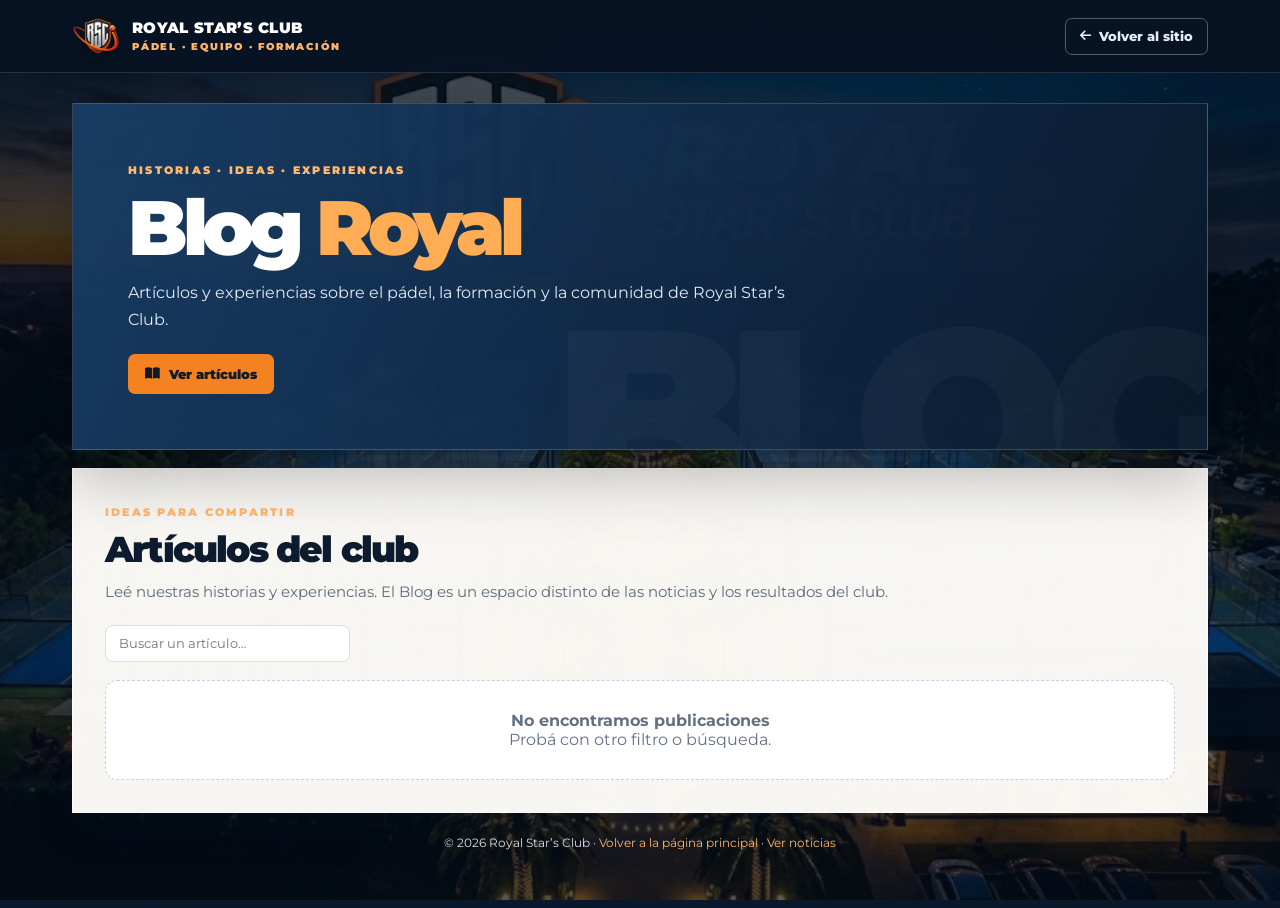
<file: blog.html>
<!doctype html>
<html lang="es">
<head>
<meta charset="utf-8"/>
<meta name="viewport" content="width=device-width, initial-scale=1"/>
<meta name="theme-color" content="#0c1b2d"/>
<meta name="description" content="Artículos, experiencias e historias de Royal Star’s Club."/>
<title>Blog | Royal Star’s Club</title>
<link rel="icon" href="assets/img/favicon-royal.png" type="image/png"/>
<link rel="stylesheet" href="assets/css/portal.css"/>
<link rel="stylesheet" href="https://cdnjs.cloudflare.com/ajax/libs/font-awesome/6.5.2/css/all.min.css"/>
</head>
<body>
<header class="portal-topbar"><div class="portal-topbar-inner">
<a class="portal-brand" href="index.html"><img src="assets/img/logo-royal.png" alt="Escudo Royal Star’s Club"/><span>ROYAL STAR’S CLUB<small>PÁDEL · EQUIPO · FORMACIÓN</small></span></a>
<a class="portal-back" href="index.html"><i class="fa-solid fa-arrow-left"></i> Volver al sitio</a>
</div></header>
<main class="portal-page">
<section class="portal-hero" data-mark="BLOG"><div class="portal-hero-content">
<span class="portal-kicker">Historias · Ideas · Experiencias</span>
<h1>Blog <span>Royal</span></h1>
<p>Artículos y experiencias sobre el pádel, la formación y la comunidad de Royal Star’s Club.</p>
<a class="portal-btn" href="#articulos"><i class="fa-solid fa-book-open"></i> Ver artículos</a>
</div></section>
<section class="portal-panel" id="articulos">
<span class="portal-kicker">Ideas para compartir</span><h2>Artículos del club</h2>
<p class="portal-intro">Leé nuestras historias y experiencias. El Blog es un espacio distinto de las noticias y los resultados del club.</p>
<div class="news-toolbar"><input class="news-search" id="newsSearch" type="search" placeholder="Buscar un artículo…" aria-label="Buscar artículos"/></div>
<div class="news-grid" id="newsGrid" data-category="Blog" aria-live="polite"><div class="news-empty">Cargando artículos…</div></div>
</section>
<footer class="portal-footer">© <span id="currentYear"></span> Royal Star’s Club · <a href="index.html">Volver a la página principal</a> · <a href="novedades.html#noticias" target="_blank" rel="noopener">Ver noticias</a></footer>
</main>
<dialog class="news-dialog" id="newsDialog"><div class="dialog-inner"><button type="button" class="dialog-close" id="closeNewsDialog" aria-label="Cerrar">×</button><div id="dialogContent"></div></div></dialog>
<script src="assets/js/novedades.js"></script>
</body>
</html>
</file>
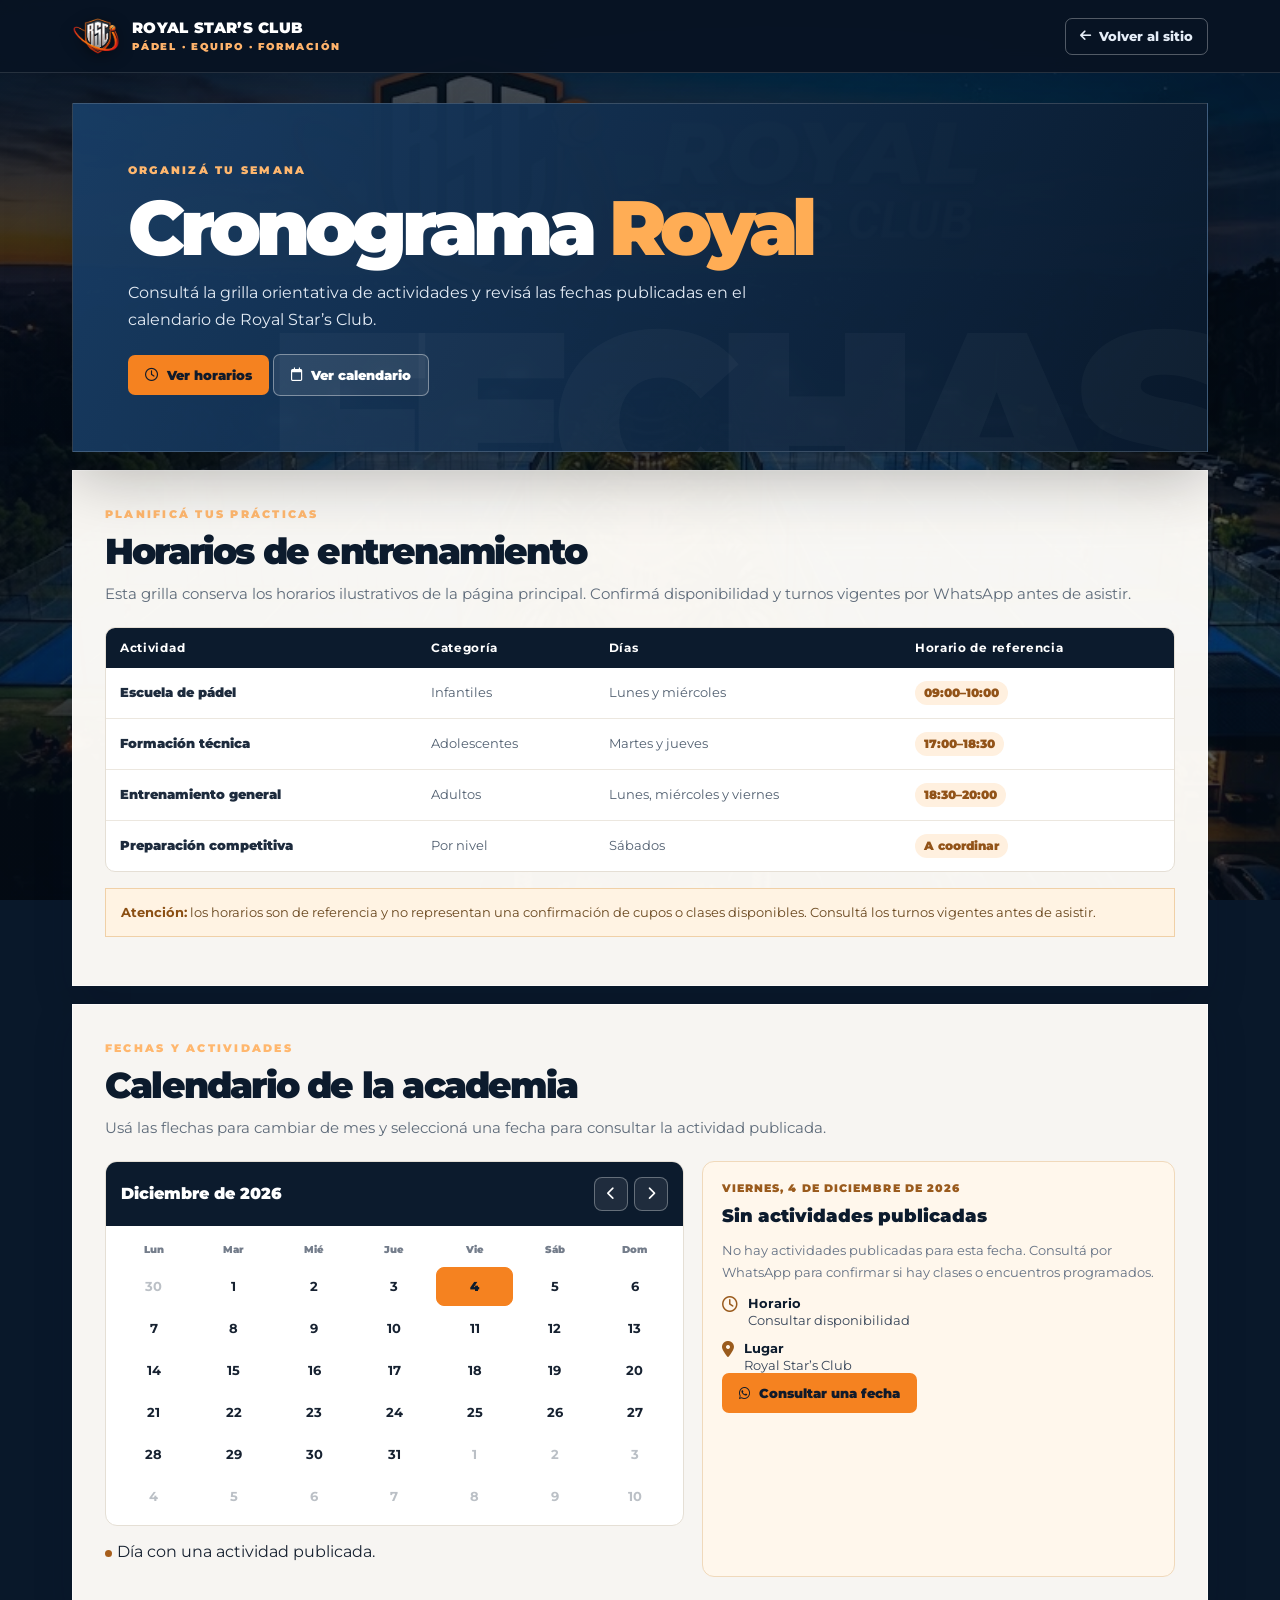
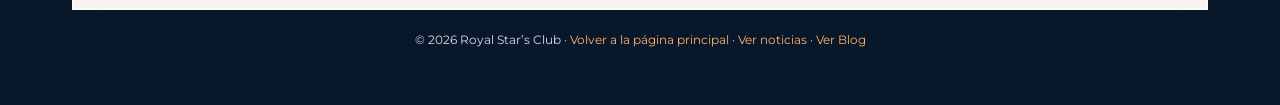
<file: cronograma.html>
<!doctype html>
<html lang="es">
<head>
<meta charset="utf-8"/>
<meta name="viewport" content="width=device-width, initial-scale=1"/>
<meta name="theme-color" content="#0c1b2d"/>
<meta name="description" content="Horarios y calendario de actividades de Royal Star’s Club."/>
<title>Cronograma | Royal Star’s Club</title>
<link rel="icon" href="assets/img/favicon-royal.png" type="image/png"/>
<link rel="stylesheet" href="assets/css/portal.css"/>
<link rel="stylesheet" href="https://cdnjs.cloudflare.com/ajax/libs/font-awesome/6.5.2/css/all.min.css"/>
</head>
<body>
<header class="portal-topbar"><div class="portal-topbar-inner">
<a class="portal-brand" href="index.html"><img src="assets/img/logo-royal.png" alt="Escudo Royal Star’s Club"/><span>ROYAL STAR’S CLUB<small>PÁDEL · EQUIPO · FORMACIÓN</small></span></a>
<a class="portal-back" href="index.html"><i class="fa-solid fa-arrow-left"></i> Volver al sitio</a>
</div></header>
<main class="portal-page">
<section class="portal-hero" data-mark="FECHAS"><div class="portal-hero-content">
<span class="portal-kicker">Organizá tu semana</span><h1>Cronograma <span>Royal</span></h1>
<p>Consultá la grilla orientativa de actividades y revisá las fechas publicadas en el calendario de Royal Star’s Club.</p>
<a class="portal-btn" href="#horarios"><i class="fa-regular fa-clock"></i> Ver horarios</a>
<a class="portal-btn secondary" href="#calendario"><i class="fa-regular fa-calendar"></i> Ver calendario</a>
</div></section>
<section class="portal-panel" id="horarios">
<span class="portal-kicker">Planificá tus prácticas</span><h2>Horarios de entrenamiento</h2>
<p class="portal-intro">Esta grilla conserva los horarios ilustrativos de la página principal. Confirmá disponibilidad y turnos vigentes por WhatsApp antes de asistir.</p>
<div class="schedule-table-wrap"><table class="schedule-table"><thead><tr><th>Actividad</th><th>Categoría</th><th>Días</th><th>Horario de referencia</th></tr></thead><tbody>
<tr><td>Escuela de pádel</td><td>Infantiles</td><td>Lunes y miércoles</td><td><span class="schedule-time">09:00–10:00</span></td></tr>
<tr><td>Formación técnica</td><td>Adolescentes</td><td>Martes y jueves</td><td><span class="schedule-time">17:00–18:30</span></td></tr>
<tr><td>Entrenamiento general</td><td>Adultos</td><td>Lunes, miércoles y viernes</td><td><span class="schedule-time">18:30–20:00</span></td></tr>
<tr><td>Preparación competitiva</td><td>Por nivel</td><td>Sábados</td><td><span class="schedule-time">A coordinar</span></td></tr>
</tbody></table></div>
<div class="portal-alert"><strong>Atención:</strong> los horarios son de referencia y no representan una confirmación de cupos o clases disponibles. Consultá los turnos vigentes antes de asistir.</div>
</section>
<section class="portal-panel" id="calendario">
<span class="portal-kicker">Fechas y actividades</span><h2>Calendario de la academia</h2><p class="portal-intro">Usá las flechas para cambiar de mes y seleccioná una fecha para consultar la actividad publicada.</p>
<div class="schedule-layout"><div><div class="calendar-shell"><div class="calendar-head"><h3 id="calendarMonth" aria-live="polite">Mes</h3><div class="calendar-nav"><button id="prevMonth" type="button" aria-label="Mes anterior"><i class="fa-solid fa-chevron-left"></i></button><button id="nextMonth" type="button" aria-label="Mes siguiente"><i class="fa-solid fa-chevron-right"></i></button></div></div><div class="calendar-grid" id="calendarGrid" aria-label="Calendario mensual"></div></div><p class="small text-muted mt-2 mb-0"><span style="display:inline-block;width:7px;height:7px;border-radius:50%;background:#a75e1c;margin-right:5px"></span>Día con una actividad publicada.</p></div>
<div class="event-panel"><span class="event-date" id="selectedDateLabel">Fecha seleccionada</span><h3 id="eventTitle">Elegí una fecha</h3><p id="eventDescription">Seleccioná un día para consultar si hay una actividad programada.</p><div class="event-detail"><i class="fa-regular fa-clock"></i><div><strong>Horario</strong><span id="eventTime">A confirmar</span></div></div><div class="event-detail"><i class="fa-solid fa-location-dot"></i><div><strong>Lugar</strong><span id="eventPlace">Royal Star’s Club</span></div></div><a class="portal-btn mt-3" href="https://wa.me/543855944628?text=Hola,%20quiero%20consultar%20por%20el%20cronograma%20de%20Royal%20Stars%20Club" rel="noopener" target="_blank"><i class="fa-brands fa-whatsapp"></i> Consultar una fecha</a></div>
</div>
</section>
<footer class="portal-footer">© <span id="currentYear"></span> Royal Star’s Club · <a href="index.html">Volver a la página principal</a> · <a href="novedades.html#noticias" rel="noopener" target="_blank">Ver noticias</a> · <a href="blog.html" rel="noopener" target="_blank">Ver Blog</a></footer>
</main>
<script src="assets/js/cronograma.js"></script>
</body>
</html>
</file>
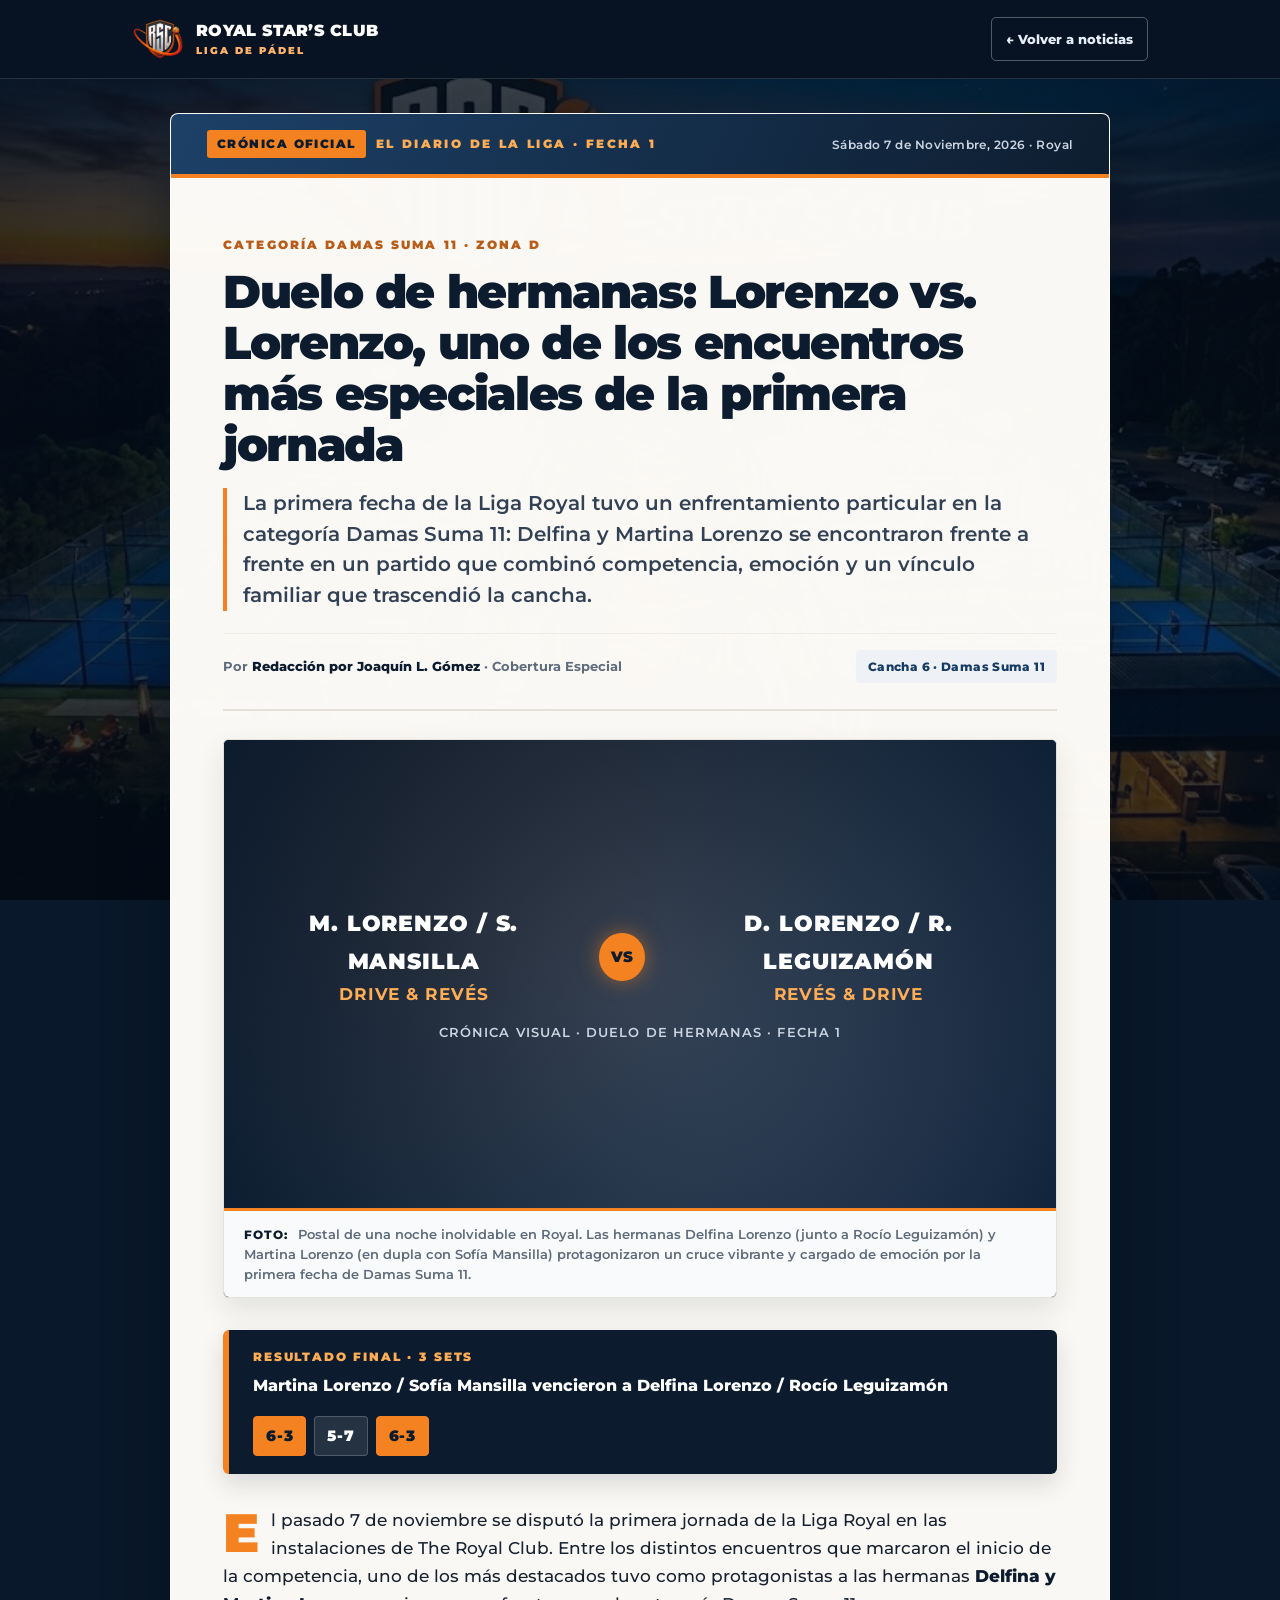
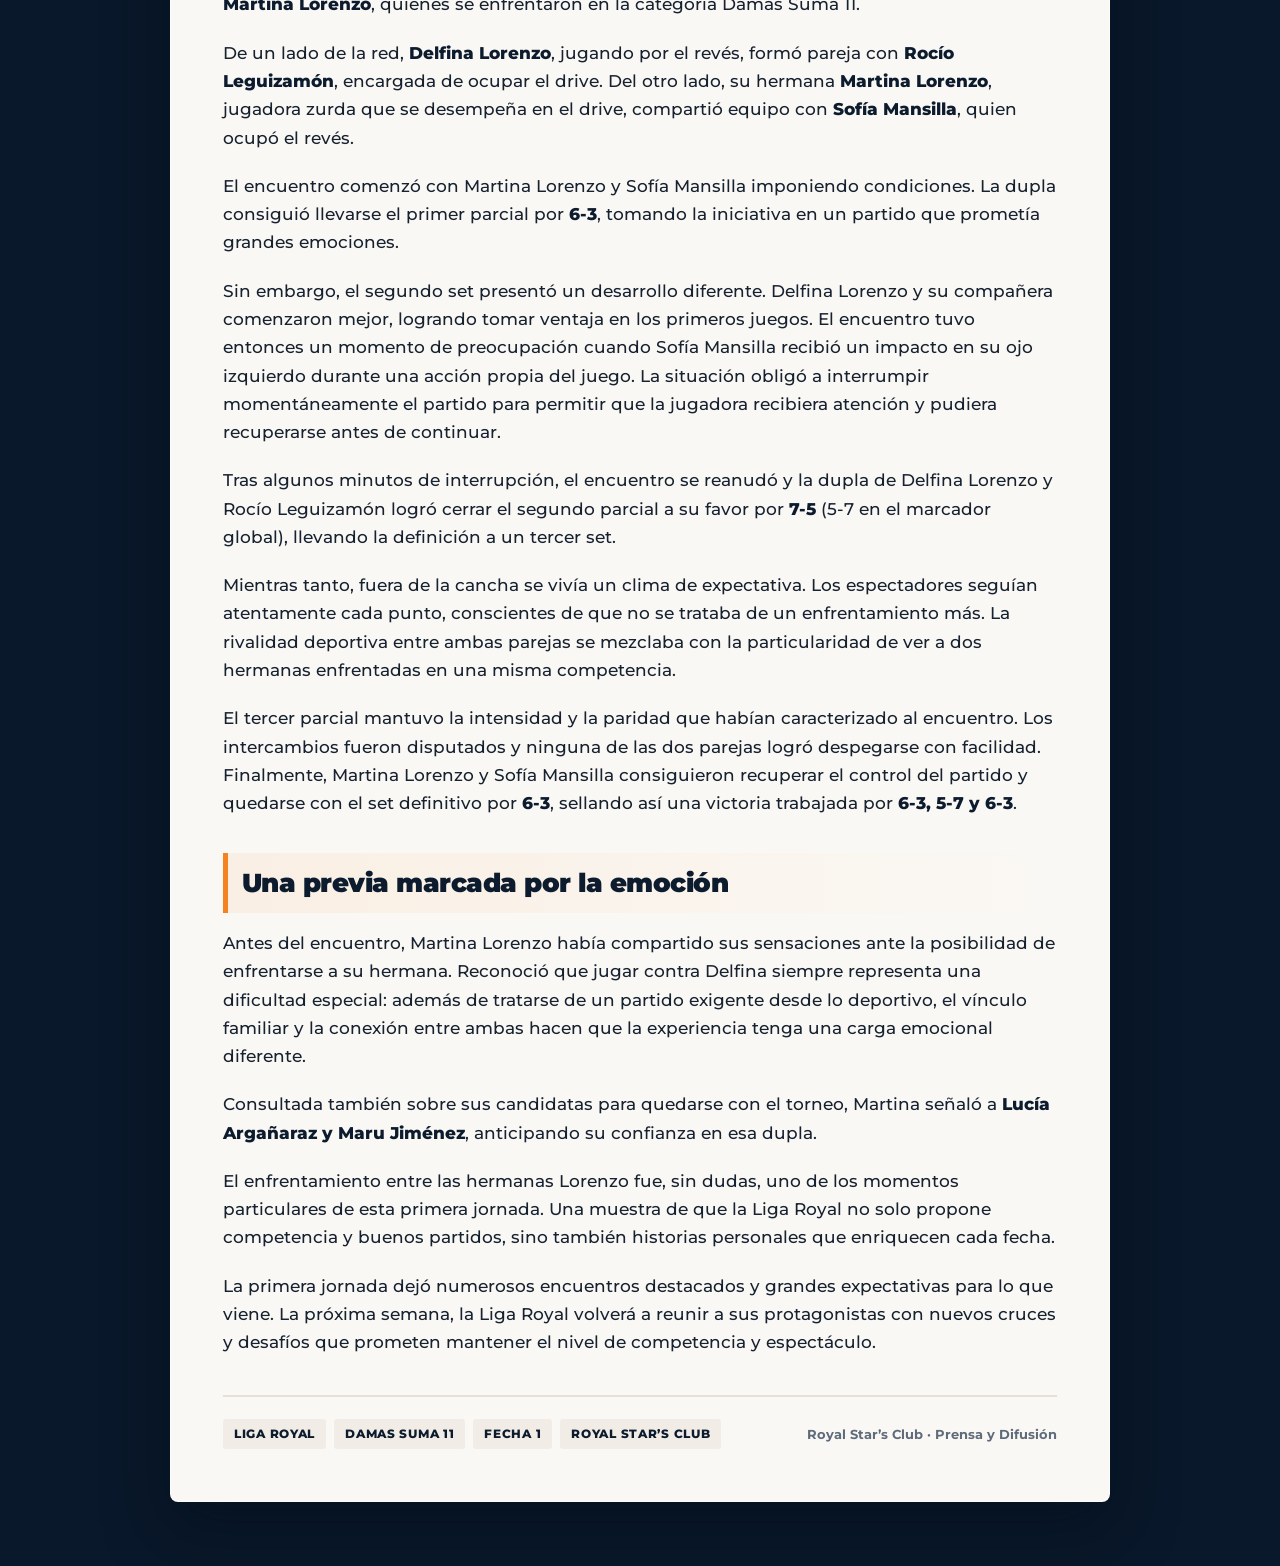
<file: noticia-duelo-hermanas-lorenzo.html>
<!doctype html>
<html lang="es">
<head>
  <meta charset="utf-8">
  <meta name="viewport" content="width=device-width, initial-scale=1">
  <meta name="theme-color" content="#0c1b2d">
  <meta name="description" content="Crónica de la primera fecha de la Liga Royal: el duelo entre las hermanas Delfina y Martina Lorenzo en Damas Suma 11."/>
  <title>Duelo de hermanas: Lorenzo vs. Lorenzo | Royal Star’s Club</title>
  <link rel="icon" type="image/png" href="assets/img/favicon-royal.png">
  <link href="https://fonts.googleapis.com/css2?family=Montserrat:ital,wght@0,400;0,500;0,600;0,700;0,800;0,900;1,500;1,700&display=swap" rel="stylesheet">
  <style>
    :root {
      --navy: #0c1b2d;
      --blue: #173b63;
      --blue2: #2d5686;
      --orange: #f58220;
      --orange2: #ffad55;
      --ink: #172231;
      --muted: #5e6b7a;
      --paper: #fffdf9;
      --border: #e5e0d8;
    }

    * {
      box-sizing: border-box;
      scroll-behavior: smooth;
    }

    body {
      margin: 0;
      min-height: 100vh;
      font-family: 'Montserrat', sans-serif;
      color: var(--ink);
      background: #09182a;
      line-height: 1.7;
    }

    body::before {
      content: "";
      position: fixed;
      inset: 0;
      z-index: -2;
      background: url('assets/img/fondo-royal.png') center/cover no-repeat;
    }

    body::after {
      content: "";
      position: fixed;
      inset: 0;
      z-index: -1;
      background: linear-gradient(135deg, rgba(4, 13, 25, .82), rgba(5, 16, 29, .68));
    }

    a {
      color: inherit;
    }

    /* BARRA SUPERIOR INSTITUCIONAL */
    .topbar {
      background: rgba(8, 20, 35, .94);
      backdrop-filter: blur(12px);
      border-bottom: 1px solid #ffffff20;
      color: #fff;
      position: sticky;
      top: 0;
      z-index: 100;
    }

    .topbar-inner {
      max-width: 1060px;
      margin: auto;
      padding: 13px 22px;
      display: flex;
      align-items: center;
      justify-content: space-between;
      gap: 1rem;
    }

    .brand {
      display: flex;
      align-items: center;
      gap: 12px;
      text-decoration: none;
      color: #fff;
      font-weight: 900;
      letter-spacing: .02em;
    }

    .brand img {
      width: 52px;
      height: 52px;
      object-fit: contain;
    }

    .brand span {
      display: block;
      font-size: 1rem;
      line-height: 1.1;
    }

    .brand small {
      display: block;
      color: #ffb36b;
      font-size: .65rem;
      letter-spacing: .19em;
      margin-top: 5px;
    }

    .back-link {
      display: inline-flex;
      align-items: center;
      gap: 8px;
      color: #e5edf7;
      text-decoration: none;
      border: 1px solid #ffffff4d;
      padding: 10px 14px;
      border-radius: 5px;
      font-size: .82rem;
      font-weight: 800;
      transition: all .2s ease;
    }

    .back-link:hover {
      background: #ffffff16;
      color: #fff;
      border-color: var(--orange);
    }

    /* CONTENEDOR DE DIARIO / EDITORIAL */
    .page {
      max-width: 980px;
      margin: 0 auto;
      padding: 34px 20px 64px;
    }

    .newspaper-sheet {
      background: rgba(255, 253, 249, .98);
      border: 1px solid #ffffffa8;
      border-radius: 8px;
      box-shadow: 0 24px 60px rgba(4, 12, 24, .55);
      overflow: hidden;
    }

    /* CABECERA DE DIARIO (MASTHEAD) */
    .newspaper-masthead {
      background: linear-gradient(115deg, rgba(24, 61, 101, .98), rgba(9, 25, 44, .98));
      border-bottom: 4px solid var(--orange);
      padding: 16px 36px;
      display: flex;
      flex-wrap: wrap;
      align-items: center;
      justify-content: space-between;
      gap: 12px;
      color: #fff;
    }

    .masthead-section {
      display: inline-flex;
      align-items: center;
      gap: 10px;
      font-size: .75rem;
      font-weight: 900;
      letter-spacing: .2em;
      text-transform: uppercase;
      color: var(--orange2);
    }

    .masthead-badge {
      background: var(--orange);
      color: var(--navy);
      padding: 4px 10px;
      border-radius: 3px;
      font-weight: 900;
      letter-spacing: .12em;
    }

    .masthead-meta {
      font-size: .78rem;
      font-weight: 600;
      color: #cbd5e1;
      letter-spacing: .04em;
    }

    /* CONTENIDO DEL ARTÍCULO */
    .article-container {
      padding: clamp(24px, 5vw, 52px);
    }

    /* TÍTULO Y ENCABEZADO (BAJADA) */
    .article-header {
      border-bottom: 2px solid var(--border);
      padding-bottom: 26px;
      margin-bottom: 28px;
    }

    .kicker {
      display: inline-block;
      font-size: .74rem;
      letter-spacing: .18em;
      text-transform: uppercase;
      color: #b85d19;
      font-weight: 900;
      margin-bottom: 10px;
    }

    .article-title {
      font-size: clamp(1.85rem, 3.8vw, 2.85rem);
      font-weight: 900;
      line-height: 1.12;
      letter-spacing: -.03em;
      color: var(--navy);
      margin: 0 0 18px 0;
    }

    .article-lead {
      font-size: clamp(1.05rem, 1.8vw, 1.24rem);
      font-weight: 600;
      line-height: 1.55;
      color: #334155;
      margin: 0;
      padding-left: 16px;
      border-left: 4px solid var(--orange);
    }

    /* BARRA DE FIRMA Y DATOS DEL ENCUENTRO */
    .byline-bar {
      display: flex;
      flex-wrap: wrap;
      align-items: center;
      justify-content: space-between;
      gap: 14px;
      margin-top: 22px;
      padding-top: 16px;
      border-top: 1px solid #f1ede6;
      font-size: .82rem;
      color: var(--muted);
      font-weight: 700;
    }

    .byline-author strong {
      color: var(--navy);
      font-weight: 800;
    }

    .match-pill {
      background: #eef2f6;
      color: var(--blue);
      padding: 6px 12px;
      border-radius: 4px;
      font-weight: 800;
      font-size: .78rem;
      letter-spacing: .03em;
    }

    /* IMAGEN PERIODÍSTICA Y EPÍGRAFE */
    .article-figure {
      margin: 0 0 32px 0;
      background: #0c1b2d;
      border-radius: 6px;
      overflow: hidden;
      border: 1px solid var(--border);
      box-shadow: 0 12px 28px rgba(12, 27, 45, .1);
    }

    .image-wrapper {
      position: relative;
      width: 100%;
      aspect-ratio: 16 / 9;
      background: linear-gradient(135deg, #0c1b2d 0%, #173b63 60%, #2d5686 100%);
      display: flex;
      align-items: center;
      justify-content: center;
      overflow: hidden;
    }

    .image-wrapper img {
      width: 100%;
      height: 100%;
      object-fit: cover;
      display: block;
    }

    /* Diseño visual de respaldo por si aún no se carga la foto real */
    .image-placeholder-overlay {
      position: absolute;
      inset: 0;
      display: flex;
      flex-direction: column;
      align-items: center;
      justify-content: center;
      padding: 24px;
      text-align: center;
      background: radial-gradient(circle at center, rgba(245, 130, 32, .15) 0%, rgba(12, 27, 45, .85) 100%);
      color: #fff;
      pointer-events: none;
    }

    .vs-graphic {
      display: flex;
      align-items: center;
      gap: 20px;
      margin-bottom: 12px;
    }

    .vs-team {
      font-size: clamp(1rem, 2.2vw, 1.4rem);
      font-weight: 900;
      text-transform: uppercase;
      letter-spacing: .04em;
    }

    .vs-team span {
      display: block;
      font-size: .75em;
      color: var(--orange2);
      font-weight: 700;
    }

    .vs-circle {
      width: 48px;
      height: 48px;
      border-radius: 50%;
      background: var(--orange);
      color: var(--navy);
      font-weight: 900;
      font-size: .95rem;
      display: flex;
      align-items: center;
      justify-content: center;
      box-shadow: 0 0 20px rgba(245, 130, 32, .5);
    }

    .article-figcaption {
      background: #f8fafc;
      padding: 13px 20px;
      font-size: .84rem;
      line-height: 1.5;
      color: var(--muted);
      border-top: 3px solid var(--orange);
      font-weight: 600;
    }

    .article-figcaption strong {
      color: var(--navy);
      font-weight: 800;
      text-transform: uppercase;
      font-size: .75rem;
      letter-spacing: .08em;
      margin-right: 6px;
    }

    /* FICHA DEL RESULTADO (SCOREBOARD) */
    .scoreboard-box {
      background: var(--navy);
      color: #fff;
      border-radius: 6px;
      padding: 18px 24px;
      margin: 0 0 32px 0;
      border-left: 6px solid var(--orange);
      display: flex;
      flex-wrap: wrap;
      align-items: center;
      justify-content: space-between;
      gap: 16px;
      box-shadow: 0 10px 24px rgba(12, 27, 45, .14);
    }

    .scoreboard-label {
      font-size: .72rem;
      text-transform: uppercase;
      letter-spacing: .16em;
      color: var(--orange2);
      font-weight: 900;
      margin-bottom: 4px;
    }

    .scoreboard-teams {
      font-size: 1.02rem;
      font-weight: 800;
    }

    .scoreboard-sets {
      display: flex;
      gap: 8px;
    }

    .set-pill {
      background: rgba(255, 255, 255, .1);
      border: 1px solid rgba(255, 255, 255, .2);
      padding: 6px 12px;
      border-radius: 4px;
      font-weight: 900;
      font-size: .95rem;
      letter-spacing: .05em;
    }

    .set-pill.win {
      background: var(--orange);
      color: var(--navy);
      border-color: var(--orange);
    }

    /* CUERPO DE LA NOTA (DESARROLLO) */
    .article-body {
      font-size: 1.04rem;
      color: var(--ink);
      font-weight: 500;
    }

    .article-body p {
      margin: 0 0 20px 0;
    }

    /* Letra capitular estilo diario en el primer párrafo */
    .article-body > p:first-of-type::first-letter {
      float: left;
      font-size: 3.4rem;
      line-height: 0.85;
      padding-top: 4px;
      padding-right: 12px;
      padding-bottom: 4px;
      font-weight: 900;
      color: var(--orange);
    }

    .article-body strong {
      color: var(--navy);
      font-weight: 800;
    }

    /* SUBTÍTULOS INTERNOS */
    .article-subheading {
      font-size: clamp(1.3rem, 2.2vw, 1.6rem);
      font-weight: 900;
      color: var(--navy);
      letter-spacing: -.02em;
      margin: 36px 0 16px 0;
      padding: 8px 0 8px 14px;
      border-left: 5px solid var(--orange);
      background: linear-gradient(90deg, rgba(245, 130, 32, .08), transparent);
    }

    /* PIE DE NOTA */
    .article-footer {
      margin-top: 38px;
      padding-top: 22px;
      border-top: 2px solid var(--border);
      display: flex;
      flex-wrap: wrap;
      align-items: center;
      justify-content: space-between;
      gap: 12px;
      font-size: .82rem;
      font-weight: 700;
      color: var(--muted);
    }

    .tag-list {
      display: flex;
      flex-wrap: wrap;
      gap: 8px;
    }

    .tag {
      background: #f1ede6;
      color: var(--navy);
      padding: 5px 11px;
      border-radius: 3px;
      font-weight: 800;
      font-size: .74rem;
      text-transform: uppercase;
      letter-spacing: .06em;
    }

    @media (max-width: 620px) {
      .topbar-inner { padding: 10px 15px; }
      .brand img { width: 43px; height: 43px; }
      .brand span { font-size: .84rem; }
      .brand small { font-size: .56rem; }
      .back-link { font-size: 0; padding: 11px; }
      .back-link::after { content: "Volver"; font-size: .78rem; }
      .page { padding: 18px 12px 40px; }
      .newspaper-masthead { padding: 14px 20px; }
      .article-container { padding: 22px 18px; }
      .scoreboard-box { flex-direction: column; align-items: flex-start; }
      .vs-graphic { flex-direction: column; gap: 8px; }
    }
  </style>
</head>
<body>

  <!-- BARRA DE NAVEG -->
  <header class="topbar">
    <div class="topbar-inner">
      <a class="brand" href="index.html">
        <img src="assets/img/logo-royal.png" alt="Royal Star’s Club">
        <span>ROYAL STAR’S CLUB<small>LIGA DE PÁDEL</small></span>
      </a>
      <a class="back-link" href="novedades.html#noticias">← Volver a noticias</a>
    </div>
  </header>

  <main class="page">
    <article class="newspaper-sheet">

      <!-- CABECERA ESTILO DIARIO DEPORTIVO -->
      <div class="newspaper-masthead">
        <div class="masthead-section">
          <span class="masthead-badge">CRÓNICA OFICIAL</span>
          <span>EL DIARIO DE LA LIGA · FECHA 1</span>
        </div>
        <div class="masthead-meta">
          Sábado 7 de Noviembre, 2026 · Royal
        </div>
      </div>

      <div class="article-container">

        <!-- TÍTULO Y ENCABEZADO (BAJADA) -->
        <header class="article-header">
          <span class="kicker">Categoría Damas Suma 11 · Zona D</span>
          <h1 class="article-title">Duelo de hermanas: Lorenzo vs. Lorenzo, uno de los encuentros más especiales de la primera jornada</h1>
          <p class="article-lead">
            La primera fecha de la Liga Royal tuvo un enfrentamiento particular en la categoría Damas Suma 11: Delfina y Martina Lorenzo se encontraron frente a frente en un partido que combinó competencia, emoción y un vínculo familiar que trascendió la cancha.
          </p>

          <div class="byline-bar">
            <div class="byline-author">Por <strong>Redacción por Joaquín L. Gómez</strong> · Cobertura Especial</div>
            <div class="match-pill">Cancha 6 · Damas Suma 11</div>
          </div>
        </header>

        <!-- IMAGEN Y EPÍGRAFE -->
        <figure class="article-figure">
          <div class="image-wrapper">
            <div class="image-placeholder-overlay">
              <div class="vs-graphic">
                <div class="vs-team">M. Lorenzo / S. Mansilla<span>Drive &amp; Revés</span></div>
                <div class="vs-circle">VS</div>
                <div class="vs-team">D. Lorenzo / R. Leguizamón<span>Revés &amp; Drive</span></div>
              </div>
              <small style="color:#cbd5e1;font-weight:600;letter-spacing:.08em;text-transform:uppercase;">CRÓNICA VISUAL · DUELO DE HERMANAS · FECHA 1</small>
            </div>
          </div>
          <figcaption class="article-figcaption">
            <strong>FOTO:</strong> Postal de una noche inolvidable en Royal. Las hermanas Delfina Lorenzo (junto a Rocío Leguizamón) y Martina Lorenzo (en dupla con Sofía Mansilla) protagonizaron un cruce vibrante y cargado de emoción por la primera fecha de Damas Suma 11.
          </figcaption>
        </figure>

        <!-- MARCADOR DESTACADO -->
        <div class="scoreboard-box">
          <div>
            <div class="scoreboard-label">Resultado Final · 3 Sets</div>
            <div class="scoreboard-teams">Martina Lorenzo / Sofía Mansilla vencieron a Delfina Lorenzo / Rocío Leguizamón</div>
          </div>
          <div class="scoreboard-sets">
            <span class="set-pill win">6-3</span>
            <span class="set-pill">5-7</span>
            <span class="set-pill win">6-3</span>
          </div>
        </div>

        <!-- DESARROLLO DE LA NOTA -->
        <div class="article-body">
          <p>
            El pasado 7 de noviembre se disputó la primera jornada de la Liga Royal en las instalaciones de The Royal Club. Entre los distintos encuentros que marcaron el inicio de la competencia, uno de los más destacados tuvo como protagonistas a las hermanas <strong>Delfina y Martina Lorenzo</strong>, quienes se enfrentaron en la categoría Damas Suma 11.
          </p>

          <p>
            De un lado de la red, <strong>Delfina Lorenzo</strong>, jugando por el revés, formó pareja con <strong>Rocío Leguizamón</strong>, encargada de ocupar el drive. Del otro lado, su hermana <strong>Martina Lorenzo</strong>, jugadora zurda que se desempeña en el drive, compartió equipo con <strong>Sofía Mansilla</strong>, quien ocupó el revés.
          </p>

          <p>
            El encuentro comenzó con Martina Lorenzo y Sofía Mansilla imponiendo condiciones. La dupla consiguió llevarse el primer parcial por <strong>6-3</strong>, tomando la iniciativa en un partido que prometía grandes emociones.
          </p>

          <p>
            Sin embargo, el segundo set presentó un desarrollo diferente. Delfina Lorenzo y su compañera comenzaron mejor, logrando tomar ventaja en los primeros juegos. El encuentro tuvo entonces un momento de preocupación cuando Sofía Mansilla recibió un impacto en su ojo izquierdo durante una acción propia del juego. La situación obligó a interrumpir momentáneamente el partido para permitir que la jugadora recibiera atención y pudiera recuperarse antes de continuar.
          </p>

          <p>
            Tras algunos minutos de interrupción, el encuentro se reanudó y la dupla de Delfina Lorenzo y Rocío Leguizamón logró cerrar el segundo parcial a su favor por <strong>7-5</strong> (5-7 en el marcador global), llevando la definición a un tercer set.
          </p>

          <p>
            Mientras tanto, fuera de la cancha se vivía un clima de expectativa. Los espectadores seguían atentamente cada punto, conscientes de que no se trataba de un enfrentamiento más. La rivalidad deportiva entre ambas parejas se mezclaba con la particularidad de ver a dos hermanas enfrentadas en una misma competencia.
          </p>

          <p>
            El tercer parcial mantuvo la intensidad y la paridad que habían caracterizado al encuentro. Los intercambios fueron disputados y ninguna de las dos parejas logró despegarse con facilidad. Finalmente, Martina Lorenzo y Sofía Mansilla consiguieron recuperar el control del partido y quedarse con el set definitivo por <strong>6-3</strong>, sellando así una victoria trabajada por <strong>6-3, 5-7 y 6-3</strong>.
          </p>

          <h2 class="article-subheading">Una previa marcada por la emoción</h2>

          <p>
            Antes del encuentro, Martina Lorenzo había compartido sus sensaciones ante la posibilidad de enfrentarse a su hermana. Reconoció que jugar contra Delfina siempre representa una dificultad especial: además de tratarse de un partido exigente desde lo deportivo, el vínculo familiar y la conexión entre ambas hacen que la experiencia tenga una carga emocional diferente.
          </p>

          <p>
            Consultada también sobre sus candidatas para quedarse con el torneo, Martina señaló a <strong>Lucía Argañaraz y Maru Jiménez</strong>, anticipando su confianza en esa dupla.
          </p>

          <p>
            El enfrentamiento entre las hermanas Lorenzo fue, sin dudas, uno de los momentos particulares de esta primera jornada. Una muestra de que la Liga Royal no solo propone competencia y buenos partidos, sino también historias personales que enriquecen cada fecha.
          </p>

          <p>
            La primera jornada dejó numerosos encuentros destacados y grandes expectativas para lo que viene. La próxima semana, la Liga Royal volverá a reunir a sus protagonistas con nuevos cruces y desafíos que prometen mantener el nivel de competencia y espectáculo.
          </p>
        </div>

        <!-- PIE DE LA NOTA -->
        <footer class="article-footer">
          <div class="tag-list">
            <span class="tag">Liga Royal</span>
            <span class="tag">Damas Suma 11</span>
            <span class="tag">Fecha 1</span>
            <span class="tag">Royal Star’s Club</span>
          </div>
          <div>Royal Star’s Club · Prensa y Difusión</div>
        </footer>

      </div>
    </article>
  </main>

</body>
</html>
</file>
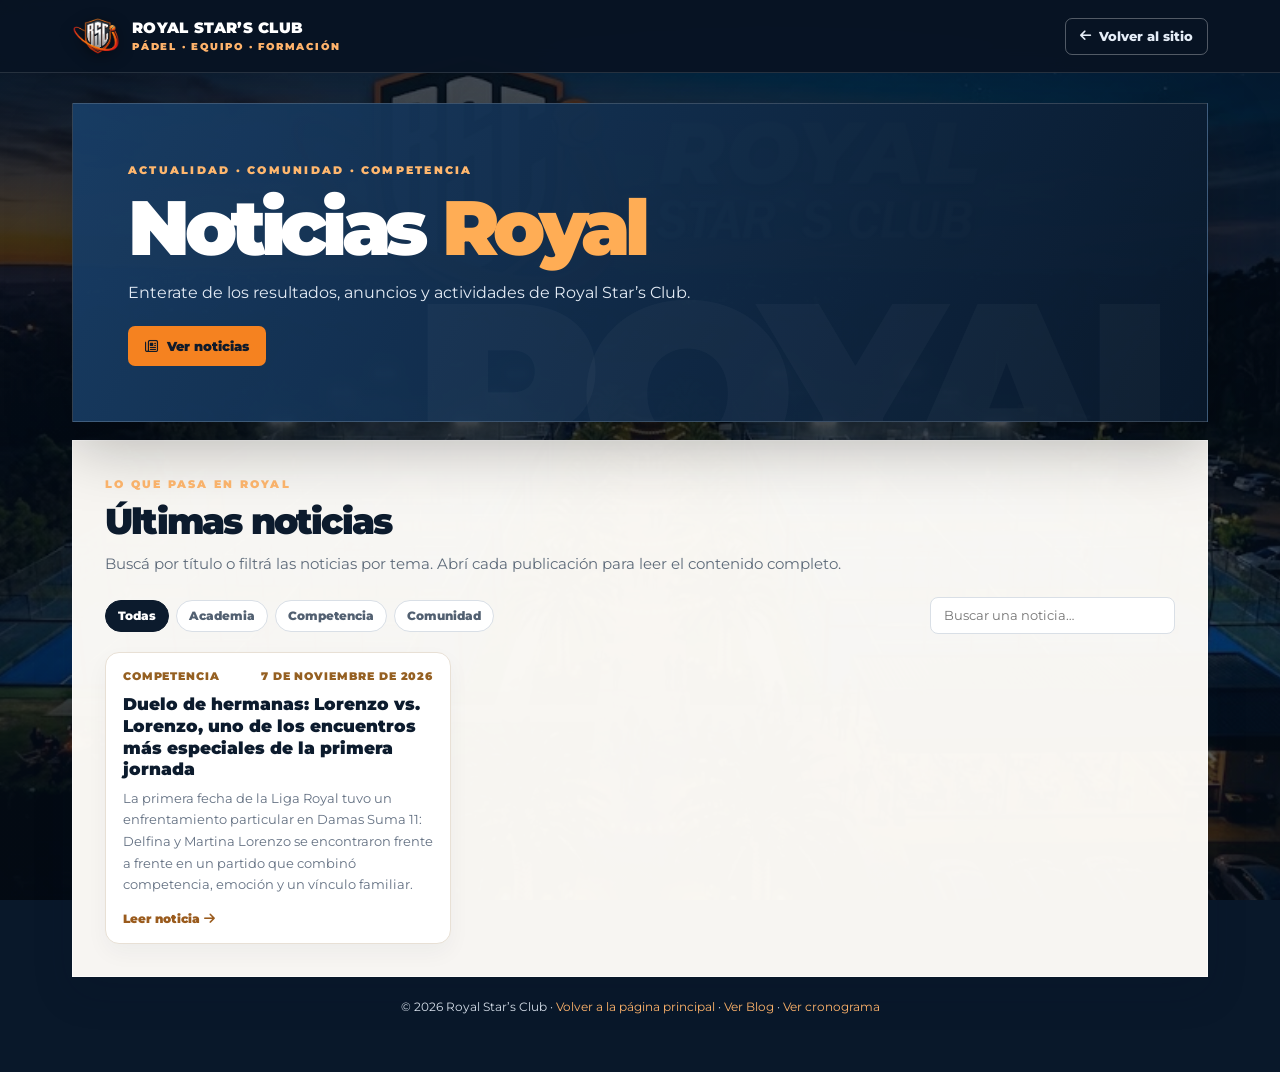
<file: novedades.html>
<!doctype html>
<html lang="es">
<head>
<meta charset="utf-8"/>
<meta name="viewport" content="width=device-width, initial-scale=1"/>
<meta name="theme-color" content="#0c1b2d"/>
<meta name="description" content="Noticias, resultados y actividades de Royal Star’s Club."/>
<title>Noticias | Royal Star’s Club</title>
<link rel="icon" href="assets/img/favicon-royal.png" type="image/png"/>
<link rel="stylesheet" href="assets/css/portal.css"/>
<link rel="stylesheet" href="https://cdnjs.cloudflare.com/ajax/libs/font-awesome/6.5.2/css/all.min.css"/>
</head>
<body>
<header class="portal-topbar"><div class="portal-topbar-inner">
<a class="portal-brand" href="index.html"><img src="assets/img/logo-royal.png" alt="Escudo Royal Star’s Club"/><span>ROYAL STAR’S CLUB<small>PÁDEL · EQUIPO · FORMACIÓN</small></span></a>
<a class="portal-back" href="index.html"><i class="fa-solid fa-arrow-left"></i> Volver al sitio</a>
</div></header>
<main class="portal-page">
<section class="portal-hero" data-mark="ROYAL"><div class="portal-hero-content">
<span class="portal-kicker">Actualidad · Comunidad · Competencia</span>
<h1>Noticias <span>Royal</span></h1>
<p>Enterate de los resultados, anuncios y actividades de Royal Star’s Club.</p>
<a class="portal-btn" href="#noticias"><i class="fa-regular fa-newspaper"></i> Ver noticias</a>
</div></section>
<section class="portal-panel" id="noticias">
<span class="portal-kicker">Lo que pasa en Royal</span><h2>Últimas noticias</h2>
<p class="portal-intro">Buscá por título o filtrá las noticias por tema. Abrí cada publicación para leer el contenido completo.</p>
<div class="news-toolbar"><div class="news-filters" id="newsFilters" aria-label="Filtrar noticias">
<button class="filter-btn active" type="button" data-filter="Todas">Todas</button>
<button class="filter-btn" type="button" data-filter="Academia">Academia</button>
<button class="filter-btn" type="button" data-filter="Competencia">Competencia</button>
<button class="filter-btn" type="button" data-filter="Comunidad">Comunidad</button>
 </div><input class="news-search" id="newsSearch" type="search" placeholder="Buscar una noticia…" aria-label="Buscar noticias"/></div>
<div class="news-grid" id="newsGrid" data-exclude-category="Blog" aria-live="polite"><div class="news-empty">Cargando noticias…</div></div>
</section>
<footer class="portal-footer">© <span id="currentYear"></span> Royal Star’s Club · <a href="index.html">Volver a la página principal</a> · <a href="blog.html" target="_blank" rel="noopener">Ver Blog</a> · <a href="cronograma.html" target="_blank" rel="noopener">Ver cronograma</a></footer>
</main>
<dialog class="news-dialog" id="newsDialog"><div class="dialog-inner"><button type="button" class="dialog-close" id="closeNewsDialog" aria-label="Cerrar">×</button><div id="dialogContent"></div></div></dialog>
<script src="assets/js/novedades.js"></script>
</body>
</html>
</file>
<file: assets/css/main.css>
:root{--navy:#101a2a;--navy-2:#172740;--gold:#f6a34a;--cream:#fff8ed;--ink:#1b2430;--muted:#657082;--green:#25d366}
    *{box-sizing:border-box;scroll-behavior:smooth;scroll-padding-top:90px}
    body{margin:0;color:var(--ink);font-family:system-ui,-apple-system,"Segoe UI",Roboto,Arial,sans-serif;background:#e9dfcd;position:relative;isolation:isolate}
    /* Nuevo fondo panorámico de Royal Star’s Club. */
    body::before{content:"";position:fixed;inset:0;z-index:-2;background-image:linear-gradient(135deg,rgba(5,14,26,.28),rgba(5,14,26,.16)),url('../img/fondo-royal.png');background-position:center;background-size:cover;background-repeat:no-repeat;filter:saturate(1.02)}
    body::after{content:"";position:fixed;inset:0;z-index:-1;background:rgba(5,13,24,.16);pointer-events:none}
    .site-nav{background:rgba(16,26,42,.96);backdrop-filter:blur(14px);box-shadow:0 8px 28px #101a2a26;border-bottom:1px solid #ffffff18}
    .navbar{min-height:78px}
    .brand-mark{width:56px;height:56px;display:inline-grid;place-items:center;flex:0 0 56px;border-radius:14px;background:transparent;box-shadow:none;overflow:hidden}.brand-mark img{width:100%;height:100%;object-fit:contain;filter:drop-shadow(0 4px 9px #0007)}
    .brand-name{color:#fff;font-size:1.04rem;line-height:1.12;font-weight:800;letter-spacing:.025em}
    .brand-name small{display:block;color:var(--gold);font-size:.64rem;letter-spacing:.2em;margin-top:4px}
    .navbar .nav-link{color:#e9edf3;font-weight:650;font-size:.88rem;padding:.7rem .62rem!important;border-radius:9px;transition:color .2s,background .2s}
    .navbar .nav-link:hover,.navbar .nav-link:focus{color:var(--gold);background:#ffffff0c}
    .navbar-toggler{border-color:#ffffff55}.navbar-toggler:focus{box-shadow:0 0 0 .2rem #f6a34a55}.navbar-toggler-icon{filter:brightness(0) invert(1)}
    .btn-royal{background:var(--gold);border:1px solid var(--gold);color:var(--navy);font-weight:800;border-radius:999px;padding:.78rem 1.25rem;box-shadow:0 8px 22px #f6a34a30;transition:transform .2s,box-shadow .2s}
    .btn-royal:hover{background:#ffb765;border-color:#ffb765;color:var(--navy);transform:translateY(-2px);box-shadow:0 12px 27px #f6a34a45}
    .btn-ghost{border:1px solid #ffffff78;color:#fff;border-radius:999px;padding:.78rem 1.25rem;font-weight:700}.btn-ghost:hover{background:#fff;color:var(--navy)}
    .hero{min-height:calc(100svh - 78px);display:grid;align-items:center;padding:6rem 0 5.5rem;color:#fff;position:relative;overflow:hidden;background:linear-gradient(100deg,rgba(7,17,31,.66),rgba(7,17,31,.43) 55%,rgba(7,17,31,.22))}
    .hero::after{content:"ROYAL";position:absolute;right:-.03em;bottom:-.23em;font-size:clamp(9rem,25vw,25rem);font-weight:950;letter-spacing:-.09em;color:#ffffff07;line-height:1;pointer-events:none}
    .eyebrow{display:inline-flex;align-items:center;gap:.6rem;color:var(--gold);font-size:.75rem;text-transform:uppercase;letter-spacing:.22em;font-weight:850}
    .eyebrow::before{content:"";width:28px;height:2px;background:var(--gold)}
    .hero h1{font-size:clamp(2.65rem,6vw,5.35rem);line-height:.99;letter-spacing:-.055em;font-weight:900;max-width:850px;margin:1.2rem 0}
    .hero h1 span{color:var(--gold)}.hero-lead{font-size:clamp(1.05rem,1.8vw,1.24rem);line-height:1.8;color:#e1e6ed;max-width:640px}
    .hero-tag{display:inline-flex;align-items:center;gap:.65rem;margin-top:2rem;padding:.75rem 1rem;border:1px solid #ffffff30;border-radius:14px;background:#ffffff0d;color:#f3f5f7;font-size:.9rem}
    .hero-tag i{color:var(--gold)}
    .hero-side{border:1px solid #ffffff28;border-radius:28px;padding:1.5rem;background:linear-gradient(145deg,#ffffff1c,#ffffff06);backdrop-filter:blur(12px);max-width:360px;margin-left:auto;box-shadow:0 25px 70px #0003}
    .hero-side .big-number{font-size:3.4rem;font-weight:900;letter-spacing:-.06em;color:var(--gold);line-height:1}.hero-side p{color:#e5e9ee}
    .section-wrap{padding:5.5rem 0;position:relative}
    .section-panel{background:rgba(255,250,242,.93);border:1px solid #ffffffb5;border-radius:28px;padding:clamp(1.3rem,4vw,3.2rem);box-shadow:0 18px 60px #101a2a18}
    .section-kicker{color:#ad6521;font-size:.75rem;letter-spacing:.2em;text-transform:uppercase;font-weight:850}
    .section-title{color:var(--navy);font-weight:900;letter-spacing:-.045em;font-size:clamp(2rem,4.2vw,3.2rem);margin:.55rem 0 1rem}
    .section-intro{max-width:690px;color:#596477;line-height:1.8}
    .title-rule{height:4px;width:64px;border-radius:3px;background:var(--gold);margin:1rem 0 2rem}
    .value-tile{height:100%;padding:1.2rem;border-radius:18px;background:#f4eadb;border:1px solid #eadbc6}
    .value-tile i{font-size:1.25rem;color:#ae641d;margin-bottom:.8rem}.value-tile h3{font-size:1.08rem;font-weight:850;color:var(--navy)}.value-tile p{margin:0;color:#586273;line-height:1.7;font-size:.94rem}
    .service-card,.news-card{height:100%;background:#fffdf9;border:1px solid #eadfce;border-radius:22px;overflow:hidden;box-shadow:0 9px 26px #2532460a;transition:transform .22s,box-shadow .22s}
    .service-card:hover,.news-card:hover{transform:translateY(-5px);box-shadow:0 18px 38px #25324617}
    .card-top{height:9px;background:linear-gradient(90deg,var(--gold),#ffd8a6)}.service-icon{width:56px;height:56px;display:grid;place-items:center;background:#fff0dc;color:#9a591d;border-radius:17px;font-size:1.4rem;margin-bottom:1.1rem}
    .service-body{padding:1.55rem}.service-body h3,.news-body h3{font-size:1.2rem;font-weight:850;color:var(--navy)}.service-body p,.news-body p{color:#626d7c;line-height:1.7}.text-link{font-weight:800;color:#995819;text-decoration:none}.text-link:hover{color:#c27523}
    .news-date{display:inline-flex;padding:.38rem .65rem;border-radius:999px;background:#fff0dc;color:#925318;font-size:.74rem;font-weight:850;letter-spacing:.04em;margin-bottom:.95rem}.news-body{padding:1.5rem}
    .table-royal{--bs-table-bg:transparent;--bs-table-striped-bg:#f5ecdf;--bs-table-color:var(--ink);vertical-align:middle;margin-bottom:0}.table-royal thead th{background:var(--navy);color:#fff;border:0;font-size:.82rem;letter-spacing:.06em;text-transform:uppercase;padding:1rem}.table-royal tbody td{padding:1rem .85rem;border-color:#e8dece}.time-pill{display:inline-block;background:#e9f5e9;color:#25683b;border-radius:999px;padding:.3rem .65rem;font-size:.8rem;font-weight:800}
    .calendar-shell{border:1px solid #e9decb;border-radius:22px;overflow:hidden;background:#fffdf9}.calendar-head{background:var(--navy);color:#fff;padding:1.2rem 1.3rem;display:flex;align-items:center;justify-content:space-between;gap:1rem}.calendar-head h3{font-weight:850;margin:0;font-size:1.15rem}.calendar-nav{display:flex;gap:.5rem}.calendar-nav button{width:38px;height:38px;border-radius:12px;border:1px solid #ffffff50;background:#ffffff14;color:#fff}.calendar-nav button:hover{background:var(--gold);color:var(--navy)}
    .calendar-grid{display:grid;grid-template-columns:repeat(7,minmax(0,1fr));padding:.75rem;gap:.25rem}.weekday{text-align:center;font-size:.72rem;font-weight:850;color:#747d8b;padding:.55rem 0}.calendar-day{min-height:46px;border:1px solid transparent;border-radius:11px;background:transparent;color:var(--ink);font-weight:650;position:relative}.calendar-day:hover{background:#fff0dc;border-color:#f1c68e}.calendar-day.muted{color:#bbc0c6}.calendar-day.today{border-color:var(--gold)}.calendar-day.selected{background:var(--gold);color:var(--navy);font-weight:900}.calendar-day.has-event::after{content:"";height:5px;width:5px;position:absolute;bottom:5px;left:calc(50% - 2.5px);border-radius:50%;background:#a75e1c}.calendar-day.selected.has-event::after{background:var(--navy)}
    .event-panel{height:100%;padding:1.6rem;border-radius:20px;background:#f5ecdf;border:1px solid #e9dcc6}.event-panel .event-date{font-size:.78rem;font-weight:850;letter-spacing:.13em;text-transform:uppercase;color:#96591d}.event-panel h3{font-weight:900;color:var(--navy);margin:.7rem 0}.event-panel p{color:#606b7a;line-height:1.7}.event-detail{display:flex;gap:.8rem;align-items:flex-start;margin-top:1rem;color:#4c5665}.event-detail i{color:#a5601c;margin-top:.2rem}
    .accordion-item{border:1px solid #e9decd!important;background:#fffdf9!important;border-radius:14px!important;overflow:hidden;margin-bottom:.75rem}.accordion-button{background:#fffdf9;color:var(--navy);font-weight:800;padding:1.1rem 1.2rem;box-shadow:none!important}.accordion-button:not(.collapsed){background:#fff0dc;color:#7d4816}.accordion-body{color:#5c6675;line-height:1.75}
    .contact-card{background:var(--navy);color:#fff;border-radius:24px;padding:clamp(1.5rem,4vw,2.4rem);height:100%}.contact-card h3{font-weight:850}.contact-card p{color:#d2d9e2;line-height:1.75}.contact-item{display:flex;gap:.9rem;align-items:center;margin-top:1.1rem;color:#f2f4f8}.contact-item i{color:var(--gold);font-size:1.15rem;width:24px;text-align:center}.contact-item a{color:inherit;text-decoration:none}.contact-item a:hover{color:var(--gold)}
    .site-footer{background:var(--navy);color:#fff;padding:3rem 0 1.3rem;border-top:4px solid var(--gold)}.footer-title{font-size:.78rem;letter-spacing:.18em;text-transform:uppercase;color:var(--gold);font-weight:850;margin-bottom:1.25rem}.footer-copy{color:#c6ced9;line-height:1.8;font-size:.92rem}.footer-link{color:#dce2e9;text-decoration:none;display:block;margin:.55rem 0;font-size:.92rem}.footer-link:hover{color:var(--gold)}
     .sponsor-box{min-height:116px;border:1px solid #ffffff2a;border-radius:16px;background:#ffffff0d;display:flex;align-items:center;justify-content:center;padding:.55rem;transition:transform .2s,box-shadow .2s;overflow:hidden}.sponsor-box:hover{transform:translateY(-3px);box-shadow:0 10px 24px #0003}.sponsor-box img{display:block;width:100%;height:100px;max-height:100px;object-fit:contain}.sponsor-box-sch{background:#050505}.sponsor-box-anthos{background:#fff}.sponsor-box-anthos img{height:108px;max-height:108px}
    .social-icon{width:43px;height:43px;border-radius:13px;display:inline-grid;place-items:center;border:1px solid #ffffff3b;color:#fff;text-decoration:none;margin-right:.5rem}.social-icon:hover{background:var(--gold);border-color:var(--gold);color:var(--navy)}
    .float-ws{position:fixed;right:22px;bottom:22px;z-index:1040;width:58px;height:58px;border-radius:50%;display:grid;place-items:center;background:var(--green);color:#fff;font-size:1.9rem;text-decoration:none;box-shadow:0 8px 24px #07100f40;transition:transform .2s}.float-ws:hover{transform:translateY(-4px) scale(1.04);color:white}
    .to-top{position:fixed;right:29px;bottom:91px;z-index:1039;width:43px;height:43px;border-radius:50%;display:grid;place-items:center;background:var(--navy);color:#fff;text-decoration:none;box-shadow:0 5px 15px #0002}.to-top:hover{background:var(--gold);color:var(--navy)}
    @media(max-width:991.98px){.navbar-collapse{padding:1rem 0}.navbar-nav{gap:.2rem}.navbar .nav-link{padding:.7rem .75rem!important}.hero{min-height:unset;padding:6rem 0}.hero-side{margin:2.5rem 0 0;max-width:none}.section-wrap{padding:3.5rem 0}.hero::after{font-size:35vw}}
    @media(max-width:575.98px){.brand-name{font-size:.86rem}.brand-mark{height:46px;width:46px;flex-basis:46px}.section-panel{border-radius:20px}.calendar-grid{gap:.05rem;padding:.4rem}.calendar-day{min-height:38px;font-size:.84rem;border-radius:8px}.weekday{font-size:.65rem}.calendar-head{padding:1rem}.hero h1{font-size:2.8rem}.float-ws{right:14px;bottom:14px;width:52px;height:52px}.to-top{right:20px;bottom:78px}}
  
    /* Blog y Liga */
    .blog-feature{height:100%;min-height:310px;position:relative;overflow:hidden;display:flex;align-items:flex-end;padding:clamp(1.5rem,4vw,2.4rem);border-radius:23px;background:linear-gradient(135deg,rgba(16,26,42,.98),rgba(31,55,82,.94));color:#fff;box-shadow:0 15px 35px #101a2a18}
    .blog-feature::after{content:"BLOG";position:absolute;right:-.06em;top:-.2em;font-size:clamp(5rem,15vw,10rem);font-weight:950;letter-spacing:-.09em;color:#ffffff08;line-height:1;pointer-events:none}
    .blog-feature-content{position:relative;z-index:1;max-width:580px}.blog-status{display:inline-flex;padding:.38rem .72rem;border:1px solid #f6a34a88;border-radius:999px;color:#ffd29c;font-size:.7rem;font-weight:900;letter-spacing:.14em}
    .blog-feature-kicker{display:block;color:var(--gold);font-size:.76rem;font-weight:850;letter-spacing:.18em;text-transform:uppercase;margin:1.2rem 0 .5rem}.blog-feature h3{font-size:clamp(1.6rem,3.2vw,2.35rem);font-weight:900;letter-spacing:-.04em;line-height:1.12;max-width:520px}.blog-feature p{color:#d8e0e9;line-height:1.8;max-width:520px;margin:1rem 0 1.3rem}.blog-feature-link{color:#ffd29c;text-decoration:none;font-weight:850}.blog-feature-link:hover{color:#fff}.blog-topics{height:100%;display:grid;gap:1rem}.blog-topic{display:flex;align-items:center;gap:1rem;padding:1.2rem;border:1px solid #eadfce;border-radius:18px;background:#fffdf9;min-height:92px}.blog-topic-icon{width:48px;height:48px;flex:0 0 48px;display:grid;place-items:center;border-radius:15px;background:#fff0dc;color:#995819;font-size:1.2rem}.blog-topic h3{font-size:1rem;color:var(--navy);font-weight:850;margin:0 0 .25rem}.blog-topic p{font-size:.88rem;line-height:1.55;color:#657082;margin:0}
    .league-hero{position:relative;overflow:hidden;padding:clamp(1.5rem,4vw,2.7rem);border-radius:24px;background:linear-gradient(120deg,#101a2a 0%,#1a304c 66%,#284968 100%);color:#fff;box-shadow:0 17px 38px #101a2a20}.league-hero::after{content:"LIGA";position:absolute;right:-.03em;bottom:-.28em;font-size:clamp(7rem,20vw,14rem);font-weight:950;letter-spacing:-.09em;line-height:1;color:#ffffff08;pointer-events:none}.league-hero-content{position:relative;z-index:1}.league-overline{display:inline-flex;align-items:center;gap:.55rem;color:#ffd29c;font-size:.76rem;font-weight:900;letter-spacing:.19em;text-transform:uppercase}.league-hero h2{font-size:clamp(2rem,4.5vw,3.45rem);font-weight:950;letter-spacing:-.055em;line-height:1.04;margin:1rem 0 .8rem}.league-hero h2 span{color:var(--gold)}.league-hero p{color:#e0e7ef;max-width:650px;line-height:1.75;margin-bottom:1.15rem}.league-location{display:inline-flex;align-items:center;gap:.6rem;padding:.65rem .9rem;border-radius:12px;background:#ffffff13;border:1px solid #ffffff28;color:#fff;font-weight:800}.league-location i{color:var(--gold)}.league-date-stamp{position:relative;z-index:1;width:min(100%,190px);margin-left:auto;padding:1.25rem;border:1px solid #ffffff34;border-radius:20px;background:#ffffff12;text-align:center;backdrop-filter:blur(8px)}.league-date-stamp small{display:block;color:#ffd29c;font-size:.72rem;font-weight:900;letter-spacing:.17em}.league-date-stamp strong{display:block;font-size:3.3rem;font-weight:950;letter-spacing:-.07em;line-height:1.05}.league-date-stamp span{display:block;color:#e1e7ee;font-weight:750}.league-metric{height:100%;padding:1.35rem;border-radius:18px;background:#fffdf9;border:1px solid #eadfce;box-shadow:0 8px 22px #25324608}.league-metric-label{display:block;color:#8c591f;font-size:.72rem;font-weight:900;letter-spacing:.13em;text-transform:uppercase;margin-bottom:.45rem}.league-metric strong{display:block;color:var(--navy);font-size:clamp(1.4rem,3vw,2rem);font-weight:950;letter-spacing:-.045em;line-height:1.1}.league-metric p{color:#657082;font-size:.88rem;line-height:1.55;margin:.55rem 0 0}.league-info-card{height:100%;padding:1.5rem;border:1px solid #eadfce;border-radius:20px;background:#fffdf9}.league-info-title{display:flex;align-items:center;gap:.7rem;color:var(--navy);font-size:1.18rem;font-weight:900;margin-bottom:1.25rem}.league-info-title i{color:#a5601c}.league-step{display:flex;gap:.9rem;align-items:flex-start;margin:1.05rem 0}.league-step-number{width:34px;height:34px;flex:0 0 34px;display:grid;place-items:center;border-radius:11px;background:#fff0dc;color:#925318;font-weight:950}.league-step h4{font-size:.98rem;color:var(--navy);font-weight:850;margin:0 0 .25rem}.league-step p{font-size:.9rem;color:#626d7c;line-height:1.6;margin:0}.league-payment-note{display:flex;gap:.85rem;align-items:flex-start;padding:1rem 1.1rem;margin-top:1.1rem;border-radius:15px;border:1px solid #f0d3ac;background:#fff5e8;color:#65451f;line-height:1.65;font-size:.9rem}.league-payment-note i{color:#a5601c;font-size:1.15rem;margin-top:.2rem}.league-category{padding:1.35rem;border:1px solid #eadfce;border-radius:18px;background:#f9f3e9;margin-bottom:1rem}.league-category:last-child{margin-bottom:0}.league-category h4{display:flex;align-items:center;gap:.6rem;font-size:1.02rem;color:var(--navy);font-weight:900;margin:0 0 1rem}.league-category h4 i{color:#a5601c}.category-tags{display:flex;flex-wrap:wrap;gap:.5rem}.category-tag{display:inline-flex;align-items:center;padding:.48rem .72rem;border-radius:999px;background:#fffdf9;border:1px solid #e8d9c3;color:#5a4b39;font-size:.83rem;font-weight:800}.league-cta{display:flex;align-items:center;justify-content:space-between;gap:1rem;flex-wrap:wrap;padding:1.35rem 1.5rem;margin-top:1.2rem;border-radius:18px;background:#f1e5d2;border:1px solid #e6d4ba}.league-cta h3{color:var(--navy);font-size:1.15rem;font-weight:900;margin:0 0 .25rem}.league-cta p{color:#626d7c;margin:0;font-size:.9rem;line-height:1.55}


    /* Menú principal desplegable con botón de tres líneas en todas las pantallas */
    .navbar{min-height:76px;flex-wrap:wrap}
    .navbar>.container{flex-wrap:wrap}
    .navbar-toggler{width:48px;height:44px;padding:0;display:grid;place-items:center;border:1px solid #ffffff35;border-radius:14px;background:#ffffff08;transition:background .2s,border-color .2s,transform .2s}
    .navbar-toggler:hover{background:#ffffff16;border-color:#f6a34a88}
    .navbar-toggler:focus{box-shadow:0 0 0 .2rem #f6a34a55}
    .hamburger-lines{width:21px;height:16px;display:flex;flex-direction:column;justify-content:space-between}
    .hamburger-lines span{display:block;width:100%;height:2px;border-radius:4px;background:#fff;transition:transform .22s ease,opacity .18s ease}
    .navbar-toggler[aria-expanded="true"] .hamburger-lines span:nth-child(1){transform:translateY(7px) rotate(45deg)}
    .navbar-toggler[aria-expanded="true"] .hamburger-lines span:nth-child(2){opacity:0}
    .navbar-toggler[aria-expanded="true"] .hamburger-lines span:nth-child(3){transform:translateY(-7px) rotate(-45deg)}
    .navbar .navbar-collapse{flex-basis:100%;width:100%;margin-top:.7rem;padding:.85rem;background:rgba(10,20,35,.98);border:1px solid #ffffff1c;border-radius:18px;box-shadow:0 16px 38px #0003;}
    .navbar .navbar-nav{display:grid;grid-template-columns:repeat(5,minmax(0,1fr));gap:.35rem;width:100%;margin:0!important}
    .navbar .navbar-nav .nav-link{display:flex;align-items:center;justify-content:center;min-height:44px;padding:.65rem .75rem!important;text-align:center}
    .navbar .navbar-nav .nav-item:last-child{display:flex;align-items:stretch}
    .navbar .navbar-nav .nav-item:last-child .btn{display:flex;align-items:center;justify-content:center;width:100%;min-height:44px;margin:0!important}
    @media(max-width:991.98px){.navbar .navbar-collapse{padding:.75rem}.navbar .navbar-nav{grid-template-columns:repeat(3,minmax(0,1fr))}.navbar .navbar-nav .nav-link{padding:.65rem .5rem!important}.navbar .navbar-nav .nav-item:last-child .btn{padding:.65rem .65rem}}
    @media(max-width:575.98px){.navbar .navbar-nav{grid-template-columns:repeat(2,minmax(0,1fr));gap:.25rem}.navbar .navbar-nav .nav-link{justify-content:flex-start;text-align:left;padding:.7rem .75rem!important}.navbar .navbar-nav .nav-item:last-child{grid-column:1/-1}.navbar .navbar-collapse{margin-top:.55rem;padding:.65rem;border-radius:15px}.navbar-toggler{width:44px;height:42px}}


    .league-promo-shell{position:relative;z-index:5;padding:16px 0 0;margin-bottom:0}
    .league-promo{position:relative;isolation:isolate;display:grid;grid-template-columns:142px minmax(0,1fr) auto;align-items:center;gap:1.4rem;min-height:150px;padding:1.35rem 2rem;overflow:hidden;text-decoration:none;color:#fff;background:linear-gradient(112deg,#2c5688 0%,#1d416d 48%,#10243d 100%);box-shadow:0 14px 32px #06142648;border:1px solid #ffffff20;transition:transform .22s,box-shadow .22s}
    .league-promo::before{content:"";position:absolute;inset:0;z-index:-1;opacity:.19;background-image:radial-gradient(#ffffff 1px,transparent 1px);background-size:14px 14px;mask-image:linear-gradient(90deg,transparent 0%,#000 55%,#000 100%)}
    .league-promo::after{content:"ROYAL";position:absolute;right:13%;bottom:-.55em;z-index:-1;color:#ffffff0b;font-size:clamp(5rem,13vw,10rem);font-weight:1000;letter-spacing:-.08em;line-height:1}
    .league-promo:hover{transform:translateY(-3px);box-shadow:0 20px 38px #0614265c;color:#fff}
    .league-promo-emblem{display:grid;place-items:center;width:116px;height:116px;border-radius:50%;background:#ffffff12;border:1px solid #ffffff42;backdrop-filter:blur(5px)}
    .league-promo-emblem img{width:90px;height:90px;object-fit:contain;filter:drop-shadow(0 5px 10px #0007)}
    .league-promo-copy small{display:block;color:#ffbd74;text-transform:uppercase;font-size:.72rem;letter-spacing:.2em;font-weight:900;margin-bottom:.35rem}
    .league-promo-copy h2{margin:0;color:#fff;font-size:clamp(2rem,4.5vw,3.65rem);font-weight:1000;line-height:.98;letter-spacing:-.055em;text-transform:uppercase}
    .league-promo-copy p{margin:.55rem 0 0;color:#e4edf8;font-size:.94rem;line-height:1.5}
    .league-promo-action{min-width:160px;text-align:center;padding:.9rem 1rem;border:1px solid #ffffff6b;background:#ffffff17;border-radius:5px;color:#fff;font-weight:900;letter-spacing:.03em}
    .league-promo-action strong{display:block;font-size:1.2rem;color:#ffbd74}.league-promo-action span{display:block;font-size:.72rem;text-transform:uppercase;letter-spacing:.16em;margin-top:.2rem}
    .league-promo:focus-visible{outline:4px solid #ffb45f;outline-offset:4px}
    @media(max-width:767.98px){.league-promo-shell{padding:12px 0 0}.league-promo{grid-template-columns:76px minmax(0,1fr);gap:.9rem;padding:1rem;min-height:120px}.league-promo-emblem{width:72px;height:72px}.league-promo-emblem img{width:62px;height:62px}.league-promo-copy h2{font-size:clamp(1.65rem,7vw,2.5rem)}.league-promo-copy p{font-size:.82rem}.league-promo-action{grid-column:1/-1;min-width:0;padding:.55rem .8rem}.league-promo-action strong,.league-promo-action span{display:inline;margin:0 .25rem}}
    @media(max-width:420px){.league-promo-copy small{font-size:.62rem;letter-spacing:.12em}.league-promo-copy p{max-width:250px}}
</file>
<file: assets/css/gallery.css>
.gallery-section{overflow:hidden}
.gallery-toolbar{display:flex;gap:.55rem;overflow-x:auto;padding:.15rem .15rem 1.25rem;margin-bottom:.15rem;scrollbar-width:thin}
.gallery-filter{flex:0 0 auto;border:1px solid #dfd1bc;border-radius:999px;background:#fffdf9;color:#596477;padding:.68rem 1rem;font-weight:800;font-size:.86rem;transition:.2s ease}
.gallery-filter:hover,.gallery-filter:focus-visible{border-color:#c17a35;color:#8f511b}
.gallery-filter.active{background:var(--navy);border-color:var(--navy);color:#fff;box-shadow:0 8px 18px #101a2a22}
.gallery-date-toolbar{display:flex;gap:.45rem;flex-wrap:wrap;padding:0 0 1.25rem}
.gallery-date-filter{border:1px solid #eadcc7;border-radius:999px;background:#fff8ed;color:#7b4a20;padding:.48rem .78rem;font-size:.78rem;font-weight:850;transition:.2s ease}
.gallery-date-filter:hover,.gallery-date-filter:focus-visible{border-color:var(--gold);color:var(--navy)}
.gallery-date-filter.active{background:#fff0dc;border-color:#d99a50;color:#764216}
.gallery-grid{display:grid;grid-template-columns:repeat(3,minmax(0,1fr));gap:1.15rem}
.gallery-card{position:relative;min-width:0;border:1px solid #eadfce;border-radius:18px;overflow:hidden;background:#fffdf9;box-shadow:0 8px 24px #2532460b;opacity:0;transform:translateY(10px);animation:gallery-in .35s ease forwards}
.gallery-card-inner{position:relative;display:block;width:100%;height:260px;border:0;padding:0;background:#13233a;text-align:left;color:#fff;overflow:hidden}
.gallery-card-inner:focus-visible{outline:4px solid var(--gold);outline-offset:-4px}
.gallery-card-inner img{width:100%;height:100%;object-fit:cover;display:block;transition:transform .45s ease}
.gallery-card-inner:hover img{transform:scale(1.055)}
.gallery-card-video{height:260px;position:relative;background:#13233a}
.gallery-card-video::after{content:"";position:absolute;inset:0;background:linear-gradient(180deg,transparent 38%,#07111fba)}
.gallery-play{position:absolute;z-index:2;left:50%;top:50%;width:64px;height:64px;display:grid;place-items:center;transform:translate(-50%,-50%);border:2px solid #ffffffcc;border-radius:50%;background:#101a2acc;color:#fff;font-size:1.25rem;box-shadow:0 10px 24px #0006;transition:.2s ease}
.gallery-card-inner:hover .gallery-play{background:var(--gold);color:var(--navy);transform:translate(-50%,-50%) scale(1.07)}
.gallery-card-meta{position:absolute;z-index:3;left:0;right:0;bottom:0;padding:.9rem 1rem;pointer-events:none}
.gallery-card-meta strong{display:block;font-size:.95rem;line-height:1.25}
.gallery-card-meta span{display:inline-block;margin-top:.35rem;border-radius:999px;background:#ffffff1f;padding:.28rem .55rem;color:#fff;font-size:.68rem;font-weight:850;letter-spacing:.04em;backdrop-filter:blur(5px)}
.gallery-empty{grid-column:1/-1;border:1px dashed #d9cbb4;border-radius:18px;background:#f7f1e6;padding:2.5rem 1.2rem;text-align:center;color:#687285}
.gallery-empty i{display:block;color:#b36a29;font-size:1.8rem;margin-bottom:.75rem}
.gallery-empty strong{display:block;color:var(--navy);margin-bottom:.35rem}
.gallery-dialog{width:min(1100px,calc(100vw - 32px));max-width:none;height:min(820px,calc(100vh - 32px));max-height:none;margin:auto;padding:0;border:0;border-radius:20px;background:#09111f;color:#fff;box-shadow:0 24px 80px #0009}
.gallery-dialog::backdrop{background:rgba(2,8,16,.88)}
.gallery-dialog-inner{position:relative;height:100%;display:grid;place-items:center;padding:68px 72px 28px}
.gallery-dialog-close{position:absolute;z-index:5;top:16px;right:16px;width:44px;height:44px;border:1px solid #ffffff35;border-radius:50%;background:#ffffff12;color:#fff;font-size:1.15rem}
.gallery-dialog-close:hover,.gallery-dialog-close:focus-visible{background:var(--gold);color:var(--navy)}
.gallery-dialog-media{width:100%;height:100%;display:grid;place-items:center}
.gallery-dialog-media img{max-width:100%;max-height:100%;width:auto;height:auto;object-fit:contain;border-radius:10px}
.gallery-dialog-media iframe,.gallery-dialog-media video{width:100%;height:100%;max-height:680px;border:0;border-radius:12px;background:#000}
.gallery-dialog-caption{position:absolute;left:72px;right:72px;bottom:15px;text-align:center;font-size:.9rem;color:#e8edf4}
.gallery-dialog-nav{position:absolute;z-index:4;top:50%;width:48px;height:48px;border:1px solid #ffffff38;border-radius:50%;transform:translateY(-50%);background:#101a2abb;color:#fff}
.gallery-dialog-nav:hover,.gallery-dialog-nav:focus-visible{background:var(--gold);color:var(--navy)}
.gallery-dialog-prev{left:16px}.gallery-dialog-next{right:16px}
.gallery-dialog-nav[hidden]{display:none}
@keyframes gallery-in{to{opacity:1;transform:translateY(0)}}
@media(max-width:991.98px){.gallery-grid{grid-template-columns:repeat(2,minmax(0,1fr))}}
@media(max-width:575.98px){.gallery-grid{grid-template-columns:1fr}.gallery-card-inner,.gallery-card-video{height:230px}.gallery-dialog-inner{padding:58px 12px 48px}.gallery-dialog-caption{left:12px;right:12px}.gallery-dialog-nav{top:auto;bottom:8px;width:42px;height:42px;transform:none}.gallery-dialog-prev{left:12px}.gallery-dialog-next{right:12px}.gallery-dialog-close{top:8px;right:8px}.gallery-dialog-media iframe,.gallery-dialog-media video{max-height:72vh}}
</file>
<file: assets/css/portal.css>
@import url('https://fonts.googleapis.com/css2?family=Montserrat:wght@400;500;600;700;800;900&display=swap');
:root{--navy:#0c1b2d;--blue:#173b63;--blue2:#2d5686;--orange:#f58220;--orange2:#ffad55;--ink:#172231;--muted:#5e6b7a;--paper:#fffdf9;--line:#e7dfd4}
*{box-sizing:border-box;scroll-behavior:smooth}
body{margin:0;min-height:100vh;font-family:Montserrat,system-ui,Segoe UI,Arial,sans-serif;color:var(--ink);background:#09182a}
body::before{content:"";position:fixed;inset:0;z-index:-2;background:url('../img/fondo-royal.png') center/cover no-repeat}
body::after{content:"";position:fixed;inset:0;z-index:-1;background:linear-gradient(135deg,rgba(4,13,25,.78),rgba(5,16,29,.62))}
a{color:inherit}
.portal-topbar{background:rgba(8,20,35,.95);backdrop-filter:blur(12px);border-bottom:1px solid #ffffff20;color:#fff;position:sticky;top:0;z-index:20}
.portal-topbar-inner{max-width:1180px;margin:auto;padding:12px 22px;display:flex;align-items:center;justify-content:space-between;gap:1rem}
.portal-brand{display:flex;align-items:center;gap:12px;text-decoration:none;color:#fff;font-weight:900;letter-spacing:.02em}
.portal-brand img{width:48px;height:48px;object-fit:contain;filter:drop-shadow(0 4px 8px #0007)}
.portal-brand span{display:block;font-size:.96rem;line-height:1.1}.portal-brand small{display:block;color:#ffb36b;font-size:.62rem;letter-spacing:.18em;margin-top:5px}
.portal-back{display:inline-flex;align-items:center;gap:8px;color:#e5edf7;text-decoration:none;border:1px solid #ffffff4d;padding:10px 14px;border-radius:7px;font-size:.8rem;font-weight:800}.portal-back:hover{background:#ffffff16;color:#fff}
.portal-page{max-width:1180px;margin:0 auto;padding:30px 22px 58px}
.portal-hero{position:relative;overflow:hidden;padding:clamp(28px,5vw,55px);background:linear-gradient(115deg,rgba(24,61,101,.97),rgba(9,25,44,.96));border:1px solid #ffffff2c;box-shadow:0 24px 60px #0004;color:#fff}
.portal-hero::after{content:attr(data-mark);position:absolute;right:-.04em;bottom:-.38em;font-size:clamp(7rem,21vw,16rem);font-weight:1000;letter-spacing:-.1em;color:#ffffff08;line-height:1;pointer-events:none}
.portal-hero-content{position:relative;z-index:1;max-width:780px}.portal-kicker{color:#ffb76e;font-weight:900;font-size:.7rem;letter-spacing:.2em;text-transform:uppercase}
.portal-hero h1{font-size:clamp(2.5rem,6vw,4.8rem);letter-spacing:-.07em;line-height:.95;margin:14px 0;color:#fff;font-weight:1000}.portal-hero h1 span{color:var(--orange2)}
.portal-hero p{max-width:700px;color:#e3ebf5;line-height:1.75;font-size:.98rem;margin:0 0 20px}
.portal-btn{display:inline-flex;align-items:center;justify-content:center;gap:9px;padding:12px 17px;border:0;border-radius:7px;background:var(--orange);color:#101a2a;text-decoration:none;font-size:.82rem;font-weight:900;cursor:pointer}.portal-btn:hover{background:var(--orange2);color:#101a2a}.portal-btn.secondary{background:#ffffff16;border:1px solid #ffffff65;color:#fff}.portal-btn.secondary:hover{background:#ffffff28}
.portal-panel{margin-top:18px;padding:clamp(20px,3vw,32px);background:rgba(255,253,249,.97);border:1px solid #ffffffa8;box-shadow:0 15px 38px #08172926}
.portal-panel h2{font-size:clamp(1.55rem,3vw,2.25rem);font-weight:1000;letter-spacing:-.05em;color:var(--navy);margin:7px 0 9px}.portal-intro{color:var(--muted);line-height:1.7;margin:0 0 20px;font-size:.92rem}
.portal-rule{height:3px;width:43px;background:var(--orange);margin:16px 0 23px}
.portal-footer{text-align:center;color:#d5deea;padding:22px 10px 0;font-size:.78rem}.portal-footer a{color:#ffb36b;text-decoration:none}
.portal-alert{padding:13px 15px;border:1px solid #f0d0a7;background:#fff3e3;color:#69471e;font-size:.82rem;line-height:1.6;margin:16px 0}.portal-alert strong{color:#8b4f13}
@media(max-width:620px){.portal-topbar-inner{padding:10px 14px}.portal-brand img{width:41px;height:41px}.portal-brand span{font-size:.82rem}.portal-brand small{font-size:.54rem}.portal-back{font-size:0;padding:11px}.portal-back::after{content:'Volver';font-size:.75rem}.portal-page{padding:17px 12px 38px}.portal-hero{padding:25px 20px}.portal-panel{padding:19px 16px}}

/* Novedades */
.news-toolbar{display:flex;flex-wrap:wrap;align-items:center;justify-content:space-between;gap:12px;margin-bottom:18px}
.news-filters{display:flex;flex-wrap:wrap;gap:7px}.filter-btn{border:1px solid #d9dfe6;background:#fff;padding:8px 12px;color:#526071;font:inherit;font-size:.73rem;font-weight:850;border-radius:999px;cursor:pointer}.filter-btn.active,.filter-btn:hover{background:var(--navy);border-color:var(--navy);color:#fff}
.news-search{min-width:min(100%,245px);padding:10px 13px;border:1px solid #d9dfe6;border-radius:8px;background:#fff;font:inherit;font-size:.8rem}
.news-grid{display:grid;grid-template-columns:repeat(3,minmax(0,1fr));gap:16px}
.news-card{background:#fff;border:1px solid #e8e0d5;border-radius:14px;overflow:hidden;box-shadow:0 9px 22px #12233a0b;display:flex;flex-direction:column;min-width:0}
.news-card img{display:block;width:100%;height:190px;object-fit:cover;background:#e9edf2}.news-card-body{padding:17px;display:flex;flex-direction:column;flex:1}.news-meta{display:flex;justify-content:space-between;gap:8px;flex-wrap:wrap;color:#956022;font-size:.67rem;font-weight:900;letter-spacing:.08em;text-transform:uppercase}.news-card h3{font-size:1.08rem;line-height:1.25;font-weight:900;color:var(--navy);margin:10px 0 8px}.news-card p{color:#637082;line-height:1.65;font-size:.82rem;margin:0 0 15px}.news-card button{border:0;background:none;color:#9a5b1d;font:inherit;font-size:.78rem;font-weight:900;text-align:left;padding:0;margin-top:auto;cursor:pointer}.news-card button:hover{color:#d47721}
.news-empty{grid-column:1/-1;padding:30px 18px;text-align:center;border:1px dashed #c9cfd7;border-radius:12px;color:#647184;background:#fff}
.publish-panel{margin-top:18px;background:rgba(255,253,249,.97);border:1px solid #ffffffa8;box-shadow:0 15px 38px #08172926}.publish-panel summary{padding:19px 24px;cursor:pointer;color:var(--navy);font-weight:950;list-style:none;display:flex;align-items:center;justify-content:space-between;gap:12px}.publish-panel summary::-webkit-details-marker{display:none}.publish-panel summary::after{content:'＋';font-size:1.2rem;color:#a45f1d}.publish-panel[open] summary::after{content:'−'}.publish-content{padding:0 24px 24px;border-top:1px solid var(--line)}
.publish-grid{display:grid;grid-template-columns:1fr 1fr;gap:13px}.field{display:flex;flex-direction:column;gap:6px}.field.full{grid-column:1/-1}.field label{font-size:.75rem;font-weight:900;color:#344255}.field input,.field select,.field textarea{width:100%;border:1px solid #d5dce4;border-radius:8px;background:#fff;padding:11px 12px;font:inherit;font-size:.82rem;color:var(--ink)}.field textarea{min-height:130px;resize:vertical}.field input:focus,.field select:focus,.field textarea:focus,.news-search:focus{outline:3px solid #f5822033;border-color:#df8a35}
.publish-actions{display:flex;flex-wrap:wrap;gap:9px;margin-top:15px}.publish-actions .portal-btn{font-size:.76rem}.publish-note{color:#6a7481;font-size:.75rem;line-height:1.6;margin:13px 0 0}.file-action{display:inline-flex;align-items:center;gap:8px;padding:10px 13px;border:1px solid #cbd3dd;border-radius:7px;background:#fff;color:#344255;font-size:.75rem;font-weight:850;cursor:pointer}.file-action input{display:none}.small-status{font-size:.76rem;color:#516071;margin-top:10px;min-height:1.2em}
.news-dialog{width:min(760px,calc(100% - 26px));max-height:88vh;overflow:auto;border:0;border-radius:15px;padding:0;box-shadow:0 28px 80px #0007}.news-dialog::backdrop{background:#061426b8}.dialog-inner{padding:25px;background:#fffdf9}.dialog-inner img{width:100%;max-height:350px;object-fit:cover;border-radius:10px;margin:14px 0}.dialog-close{float:right;border:0;background:#edf0f4;width:34px;height:34px;border-radius:50%;font-size:1.1rem;cursor:pointer}.dialog-inner h2{color:var(--navy);font-weight:950;line-height:1.1}.dialog-copy{color:#4f5d6f;line-height:1.8;white-space:pre-wrap}

/* Cronograma */
.schedule-layout{display:grid;grid-template-columns:1.1fr .9fr;gap:18px}.schedule-table-wrap{overflow:auto;border:1px solid #e5dfd5;border-radius:10px;background:#fff}.schedule-table{width:100%;border-collapse:collapse;min-width:580px}.schedule-table th{padding:13px 14px;background:var(--navy);color:#fff;font-size:.72rem;text-align:left;letter-spacing:.06em}.schedule-table td{padding:13px 14px;border-bottom:1px solid #ece7df;color:#526071;font-size:.8rem}.schedule-table tr:last-child td{border-bottom:0}.schedule-table td:first-child{font-weight:900;color:#1d2b3d}.schedule-time{display:inline-block;padding:5px 9px;border-radius:999px;background:#fff0df;color:#925318;font-size:.72rem;font-weight:900;white-space:nowrap}
.calendar-shell{border:1px solid #e5dfd5;border-radius:12px;overflow:hidden;background:#fff}.calendar-head{background:var(--navy);color:#fff;padding:15px;display:flex;align-items:center;justify-content:space-between;gap:10px}.calendar-head h3{font-size:1rem;font-weight:900;margin:0}.calendar-nav{display:flex;gap:6px}.calendar-nav button{width:34px;height:34px;border-radius:8px;border:1px solid #ffffff50;background:#ffffff14;color:#fff;cursor:pointer}.calendar-nav button:hover{background:var(--orange);color:var(--navy)}.calendar-grid{display:grid;grid-template-columns:repeat(7,minmax(0,1fr));padding:9px;gap:3px}.weekday{text-align:center;font-size:.65rem;font-weight:900;color:#747d8b;padding:8px 0}.calendar-day{min-height:39px;border:1px solid transparent;border-radius:8px;background:transparent;color:var(--ink);font-weight:700;font-family:inherit;cursor:pointer;position:relative}.calendar-day:hover{background:#fff0dc;border-color:#f1c68e}.calendar-day.muted{color:#bbc0c6}.calendar-day.today{border-color:var(--orange)}.calendar-day.selected{background:var(--orange);color:var(--navy);font-weight:950}.calendar-day.has-event::after{content:'';height:5px;width:5px;position:absolute;bottom:4px;left:calc(50% - 2.5px);border-radius:50%;background:#a75e1c}.calendar-day.selected.has-event::after{background:var(--navy)}
.event-panel{height:100%;padding:19px;background:#fff7ec;border:1px solid #f0d9bb;border-radius:12px}.event-date{display:block;color:#9a5b1d;font-size:.68rem;font-weight:950;letter-spacing:.1em;text-transform:uppercase}.event-panel h3{font-size:1.13rem;color:var(--navy);font-weight:950;margin:9px 0}.event-panel p{color:#647184;font-size:.82rem;line-height:1.65}.event-detail{display:flex;gap:10px;align-items:flex-start;margin-top:13px;color:#9a5b1d}.event-detail div{color:#364458;font-size:.8rem}.event-detail strong{display:block;color:var(--navy);margin-bottom:2px}
@media(max-width:900px){.news-grid{grid-template-columns:repeat(2,minmax(0,1fr))}.schedule-layout{grid-template-columns:1fr}}
@media(max-width:580px){.news-grid{grid-template-columns:1fr}.publish-grid{grid-template-columns:1fr}.field.full{grid-column:auto}.publish-content{padding:0 16px 18px}.publish-panel summary{padding:17px 16px}.news-card img{height:210px}.portal-hero h1{font-size:2.6rem}.schedule-table{min-width:520px}}
</file>
